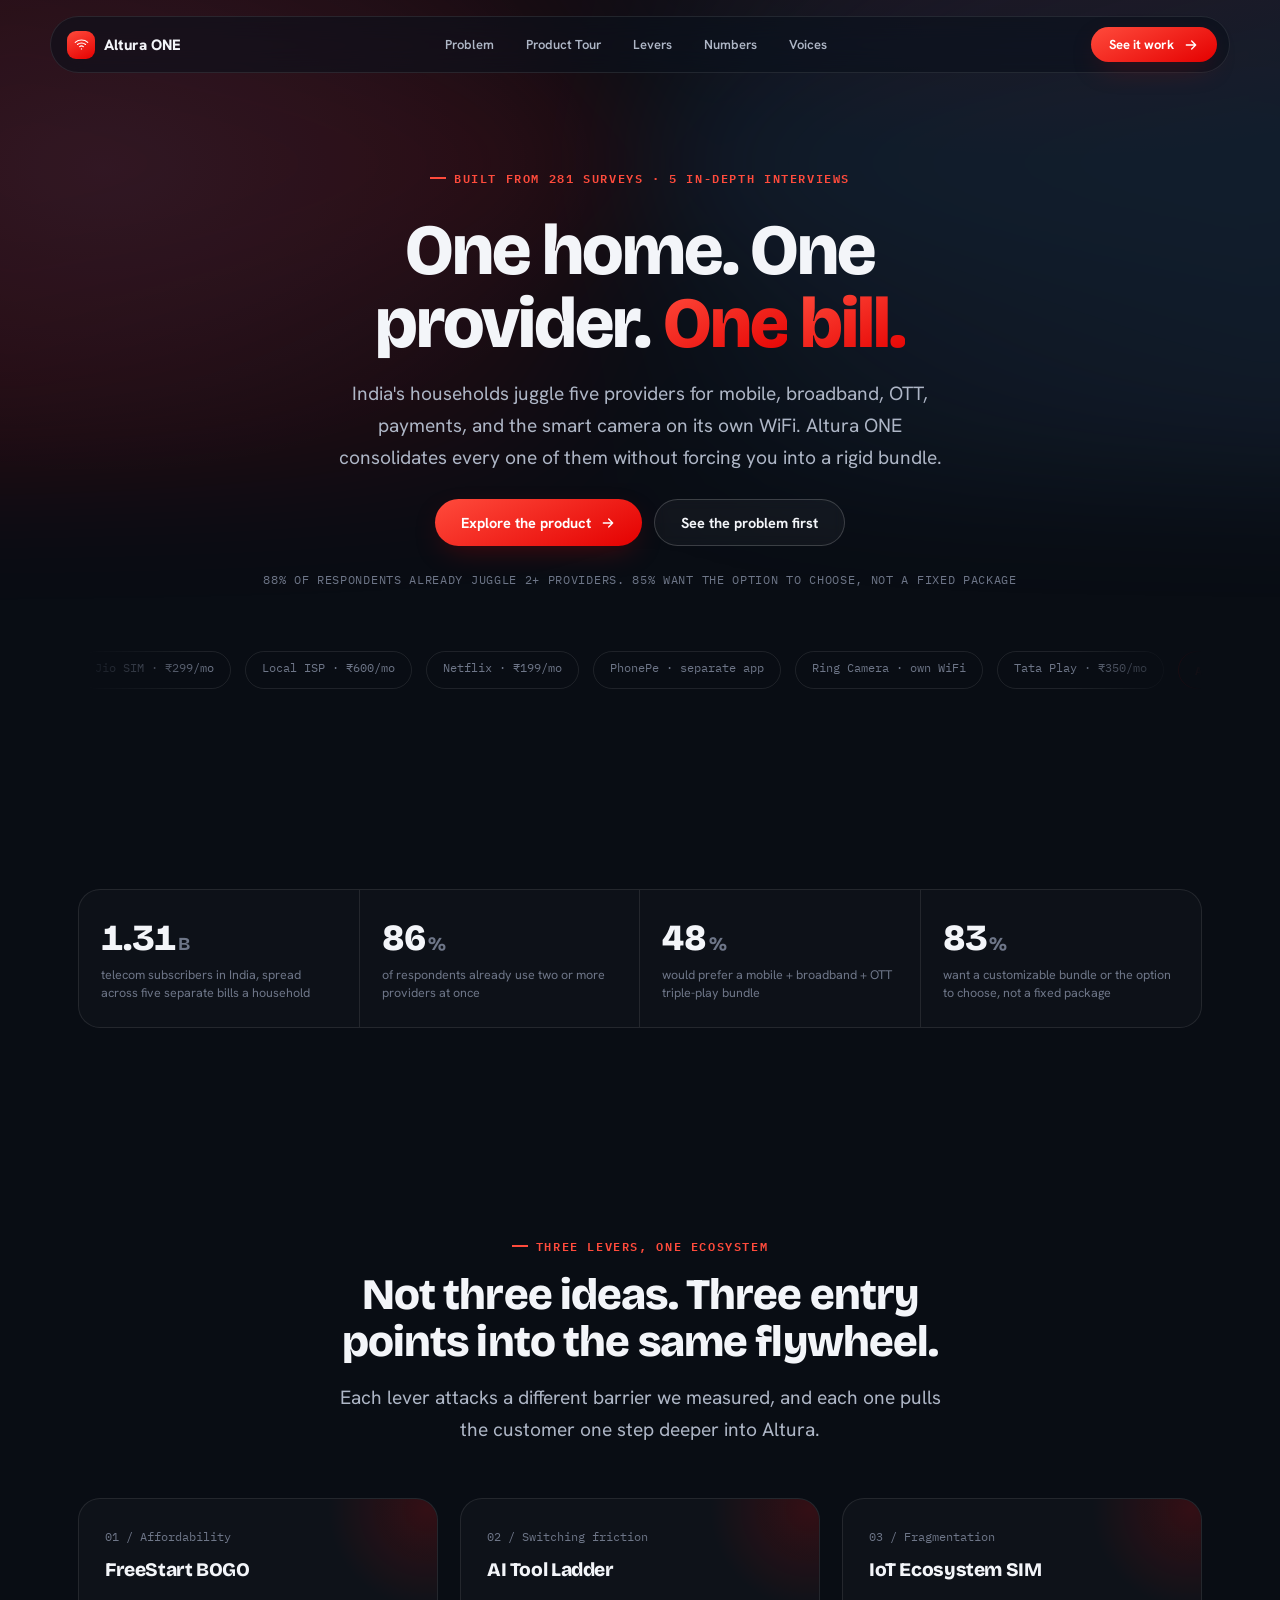
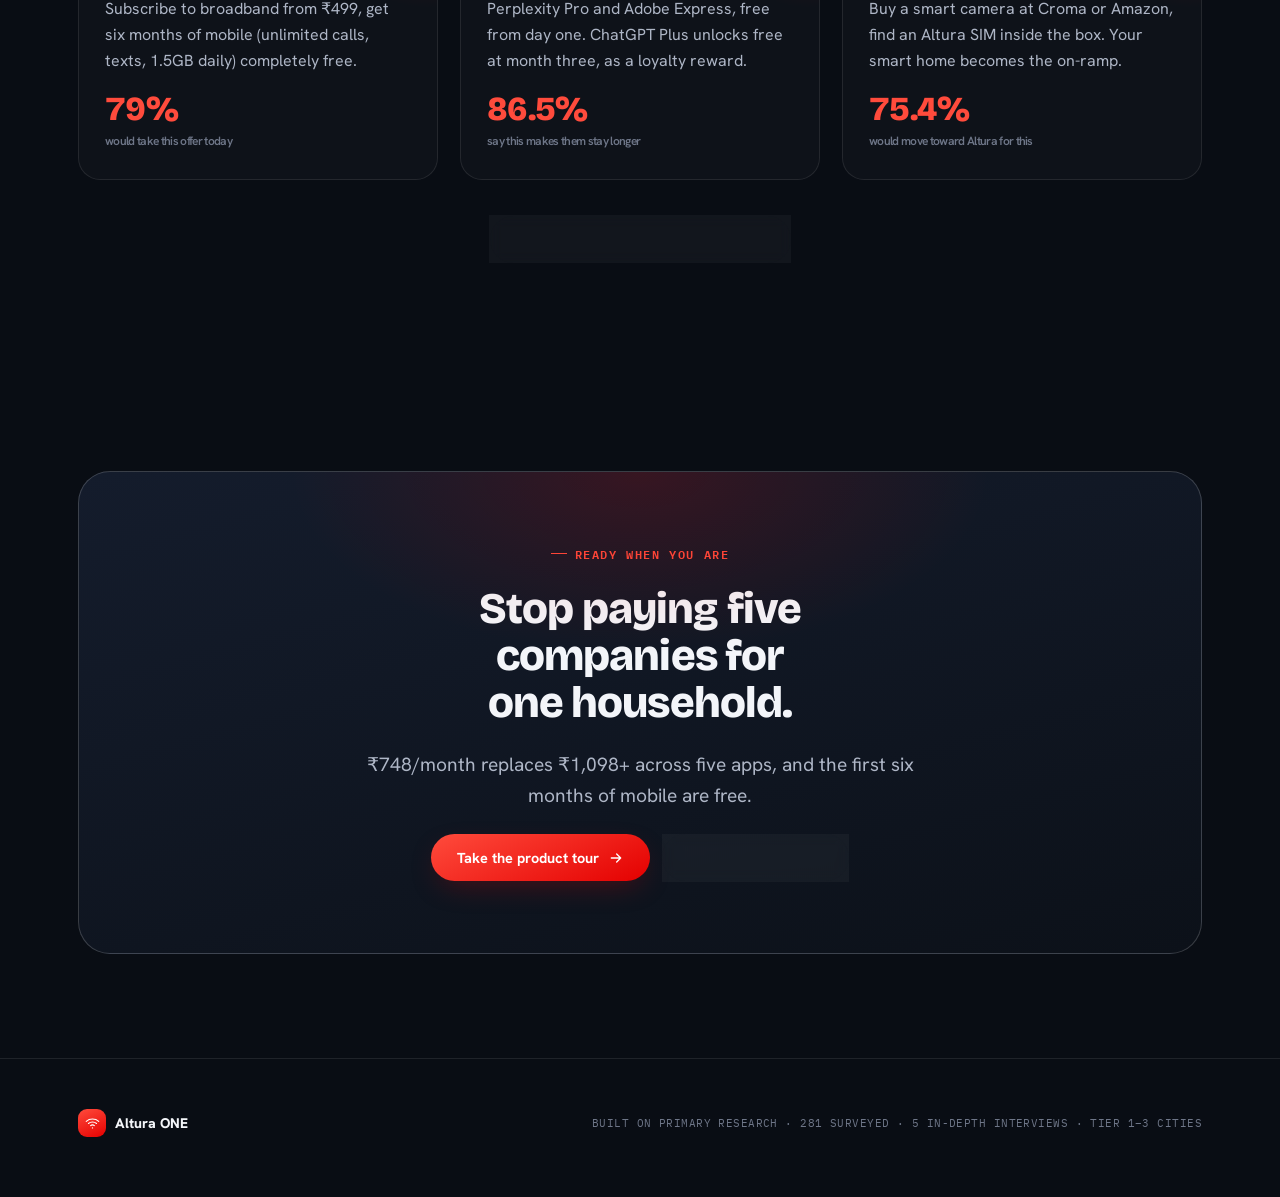
<file: index.html>
<!DOCTYPE html>
<html lang="en">
<head>
<meta charset="UTF-8" />
<meta name="viewport" content="width=device-width, initial-scale=1" />
<title>Altura ONE — One Home. One Provider. One Bill.</title>
<meta name="description" content="Altura ONE consolidates mobile, broadband, OTT, AI tools, IoT, and payments into one household plan, built from research with 281 respondents and 5 in-depth interviews." />
<link rel="preconnect" href="https://fonts.googleapis.com" />
<link rel="preconnect" href="https://fonts.gstatic.com" crossorigin />
<link href="https://fonts.googleapis.com/css2?family=Bricolage+Grotesque:opsz,wght@12..96,200..800&family=Hanken+Grotesk:wght@400;500;600;700&family=IBM+Plex+Mono:wght@500;600&display=swap" rel="stylesheet" />
<link rel="stylesheet" href="css/styles.css" />
</head>
<body>

<svg style="display:none">
<symbol id="i-wifi" viewBox="0 0 24 24"><path d="M2 8.5c5.5-5 14.5-5 20 0" fill="none" stroke="currentColor" stroke-width="1.75" stroke-linecap="round"/><path d="M5.5 12c3.6-3.2 9.4-3.2 13 0" fill="none" stroke="currentColor" stroke-width="1.75" stroke-linecap="round"/><path d="M9 15.5c1.9-1.6 4.1-1.6 6 0" fill="none" stroke="currentColor" stroke-width="1.75" stroke-linecap="round"/><circle cx="12" cy="19" r="1.1" fill="currentColor" stroke="none"/></symbol>
<symbol id="i-arrow-r" viewBox="0 0 24 24"><path d="M5 12h14M13 6l6 6-6 6" fill="none" stroke="currentColor" stroke-width="2" stroke-linecap="round" stroke-linejoin="round"/></symbol>
<symbol id="i-sparkle" viewBox="0 0 24 24"><path d="M12 3l1.6 4.9L18.5 9l-4.9 1.6L12 15.5l-1.6-4.9L5.5 9l4.9-1.6L12 3z" fill="currentColor" stroke="none"/><path d="M19 15l.7 2.1L22 18l-2.3.9L19 21l-.7-2.1L16 18l2.3-.9L19 15z" fill="currentColor" stroke="none"/></symbol>
<symbol id="i-menu" viewBox="0 0 24 24"><line x1="4" y1="7" x2="20" y2="7" stroke="currentColor" stroke-width="2" stroke-linecap="round"/><line x1="4" y1="12" x2="20" y2="12" stroke="currentColor" stroke-width="2" stroke-linecap="round"/><line x1="4" y1="17" x2="20" y2="17" stroke="currentColor" stroke-width="2" stroke-linecap="round"/></symbol>
<symbol id="i-x" viewBox="0 0 24 24"><path d="M6 6l12 12M18 6L6 18" fill="none" stroke="currentColor" stroke-width="2" stroke-linecap="round"/></symbol>
</svg>

<div class="nav-wrap">
  <nav class="nav" id="site-nav">
    <a class="nav-brand" href="index.html">
      <span class="nav-mark"><svg class="icon"><use href="#i-wifi"/></svg></span>
      Altura ONE
    </a>
    <div class="nav-links">
      <a href="html/problem.html">Problem</a>
      <a href="html/tour.html">Product Tour</a>
      <a href="html/levers.html">Levers</a>
      <a href="html/numbers.html">Numbers</a>
      <a href="html/voices.html">Voices</a>
    </div>
    <div class="nav-cta">
      <a class="btn btn-primary" href="html/tour.html">See it work <svg class="icon"><use href="#i-arrow-r"/></svg></a>
      <button class="nav-toggle" id="nav-toggle" aria-label="Toggle menu" aria-expanded="false">
        <svg class="icon i-open"><use href="#i-menu"/></svg>
        <svg class="icon i-close"><use href="#i-x"/></svg>
      </button>
    </div>
  </nav>
</div>
<nav class="nav-mobile" id="nav-mobile" aria-label="Mobile navigation">
  <a href="html/problem.html">Problem</a>
  <a href="html/tour.html">Product Tour</a>
  <a href="html/levers.html">Levers</a>
  <a href="html/numbers.html">Numbers</a>
  <a href="html/voices.html">Voices</a>
  <a href="html/tour.html" class="nav-mobile-cta">See it work →</a>
</nav>

<header class="hero" id="top">
  <div class="hero-glow"></div>
  <div class="container hero-inner">
    <span class="eyebrow">Built from 281 surveys · 5 in-depth interviews</span>
    <div class="hero-head">
      <h1 class="h1" id="hero-headline">
        <span class="word">One</span> <span class="word">home.</span>
        <span class="word">One</span> <span class="word">provider.</span>
        <span class="word hl">One</span> <span class="word hl">bill.</span>
      </h1>
      <p class="lede">India's households juggle five providers for mobile, broadband, OTT, payments, and the smart camera on its own WiFi. Altura ONE consolidates every one of them without forcing you into a rigid bundle.</p>
    </div>
    <div class="hero-actions">
      <a class="btn btn-primary" href="html/tour.html">Explore the product <svg class="icon"><use href="#i-arrow-r"/></svg></a>
      <a class="btn btn-ghost" href="html/problem.html">See the problem first</a>
    </div>
    <div class="hero-meta">88% OF RESPONDENTS ALREADY JUGGLE 2+ PROVIDERS. 85% WANT THE OPTION TO CHOOSE, NOT A FIXED PACKAGE</div>

    <div class="brand-drift" aria-hidden="true">
      <div class="brand-track" id="brand-track"></div>
    </div>
  </div>
</header>

<main>

  <section id="proof">
    <div class="container">
      <div class="proof-grid reveal-stagger" id="proof-grid">
        <div class="proof-cell"><div class="proof-num" data-count="1.34"><span class="v">0</span><span class="unit">B</span></div><div class="proof-label">telecom subscribers in India, spread across five separate bills a household</div></div>
        <div class="proof-cell"><div class="proof-num"><span class="v" data-count="88">0</span><span class="unit">%</span></div><div class="proof-label">of respondents already use two or more providers at once</div></div>
        <div class="proof-cell"><div class="proof-num"><span class="v" data-count="49">0</span><span class="unit">%</span></div><div class="proof-label">would prefer a mobile + broadband + OTT triple-play bundle</div></div>
        <div class="proof-cell"><div class="proof-num"><span class="v" data-count="85">0</span><span class="unit">%</span></div><div class="proof-label">want a customizable bundle or the option to choose, not a fixed package</div></div>
      </div>
    </div>
  </section>

  <section id="levers-preview">
    <div class="container">
      <div class="section-head center reveal">
        <span class="eyebrow">Three levers, one ecosystem</span>
        <h2 class="h2">Not three ideas. Three entry points into the same flywheel.</h2>
        <p class="lede" style="margin:0 auto;">Each lever attacks a different barrier we measured, and each one pulls the customer one step deeper into Altura.</p>
      </div>

      <div class="levers-grid reveal-stagger">
        <div class="lever-card">
          <div class="lever-glow"></div>
          <span class="lever-num">01 / Affordability</span>
          <h3 class="h3">FreeStart BOGO</h3>
          <p>Subscribe to broadband from ₹499, get six months of mobile (unlimited calls, texts, 1.5GB daily) completely free.</p>
          <div class="lever-stat">79%<span class="lbl">would take this offer today</span></div>
        </div>
        <div class="lever-card">
          <div class="lever-glow"></div>
          <span class="lever-num">02 / Switching friction</span>
          <h3 class="h3">AI Tool Ladder</h3>
          <p>Perplexity Pro and Adobe Express, free from day one. ChatGPT Plus unlocks free at month three, as a loyalty reward.</p>
          <div class="lever-stat">86.5%<span class="lbl">say this makes them stay longer</span></div>
        </div>
        <div class="lever-card">
          <div class="lever-glow"></div>
          <span class="lever-num">03 / Fragmentation</span>
          <h3 class="h3">IoT Ecosystem SIM</h3>
          <p>Buy a smart camera at Croma or Amazon, find an Altura SIM inside the box. Your smart home becomes the on-ramp.</p>
          <div class="lever-stat">75.4%<span class="lbl">would move toward Altura for this</span></div>
        </div>
      </div>

      <div style="text-align:center; margin-top:36px;" class="reveal">
        <a class="btn btn-ghost" href="html/levers.html">See how the levers work together <svg class="icon"><use href="#i-arrow-r"/></svg></a>
      </div>
    </div>
  </section>

  <section>
    <div class="container">
      <div class="cta-band reveal">
        <span class="eyebrow">Ready when you are</span>
        <h2 class="h2" style="max-width:18ch;">Stop paying five companies for one household.</h2>
        <p class="lede">₹748/month replaces ₹1,098+ across five apps, and the first six months of mobile are free.</p>
        <div class="hero-actions">
          <a class="btn btn-primary" href="html/tour.html">Take the product tour <svg class="icon"><use href="#i-arrow-r"/></svg></a>
          <a class="btn btn-ghost" href="html/problem.html">Back to the problem</a>
        </div>
      </div>
    </div>
  </section>

</main>

<footer>
  <div class="container footer-row">
    <div class="footer-brand">
      <span class="nav-mark"><svg class="icon"><use href="#i-wifi"/></svg></span>
      Altura ONE
    </div>
    <div class="footer-note">BUILT ON PRIMARY RESEARCH · 281 SURVEYED · 5 IN-DEPTH INTERVIEWS · TIER 1–3 CITIES</div>
  </div>
</footer>

<script src="js/script.js"></script>
</body>
</html>
</file>
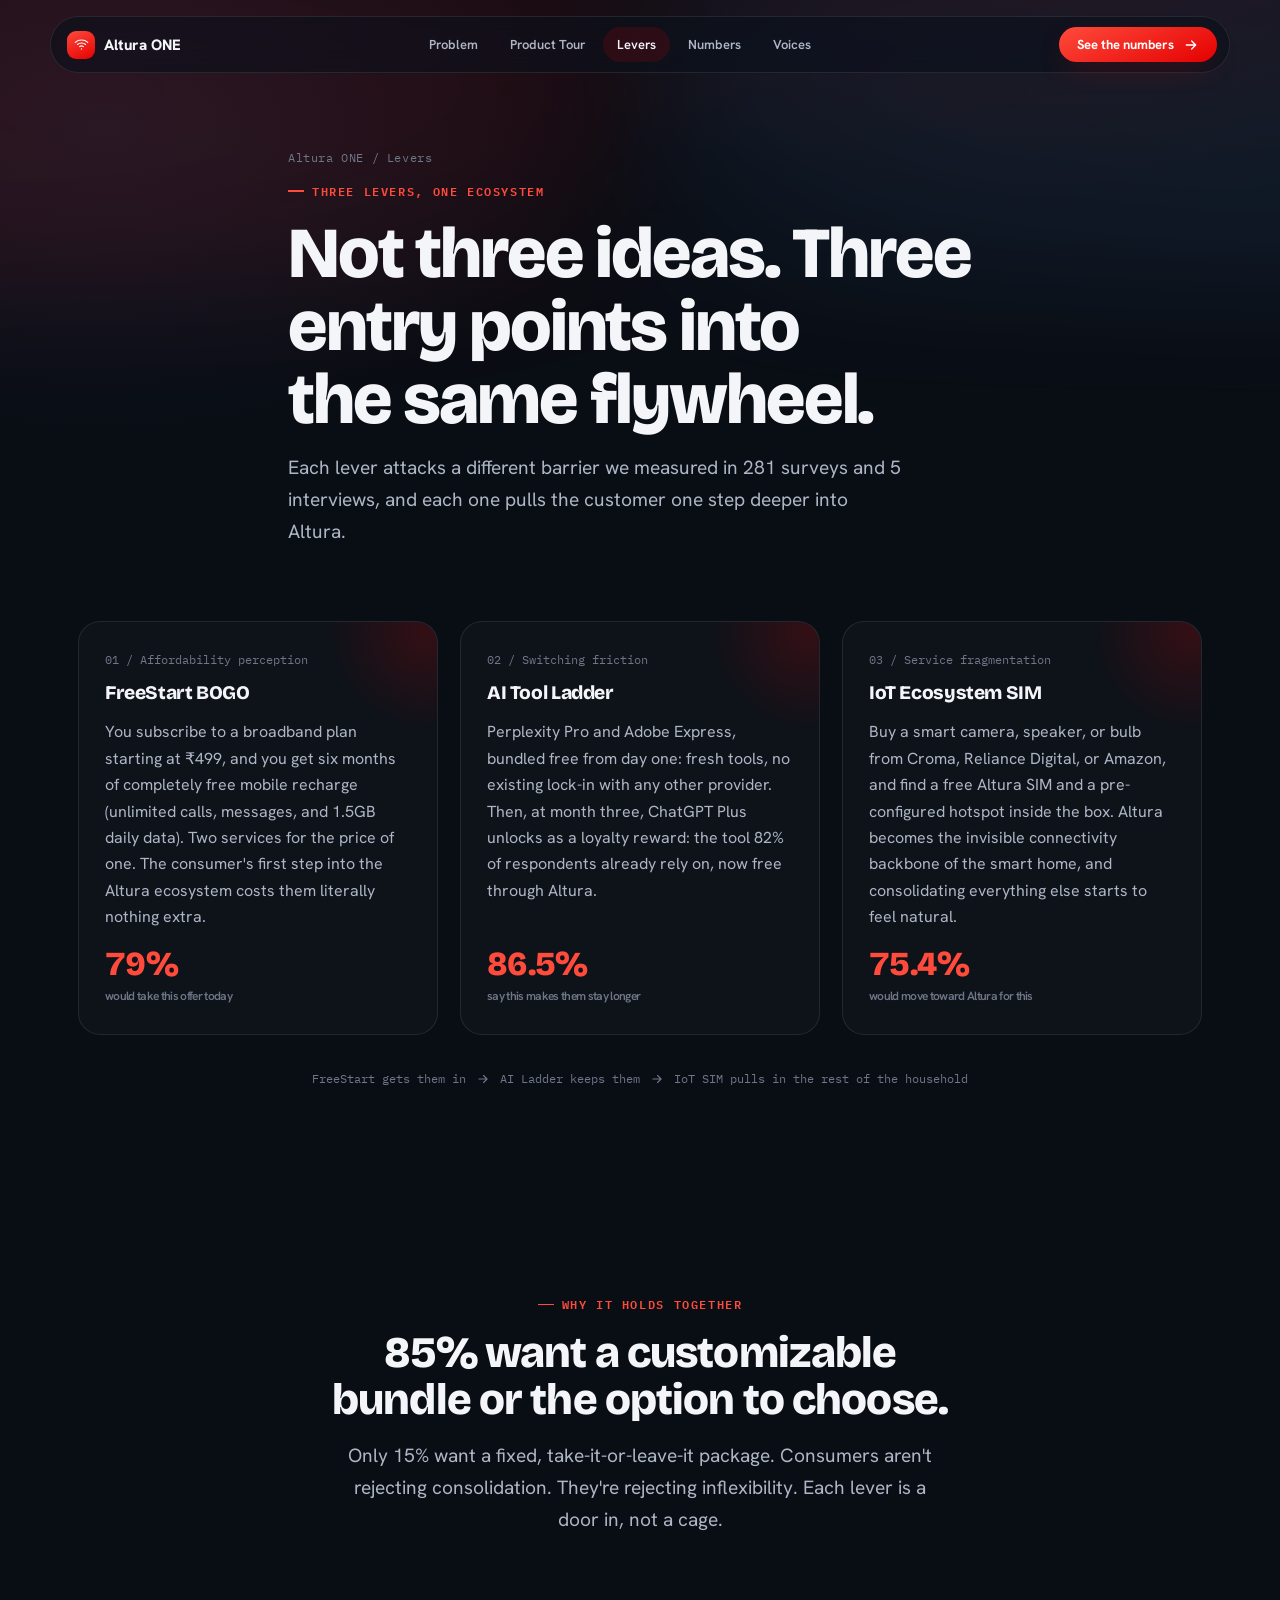
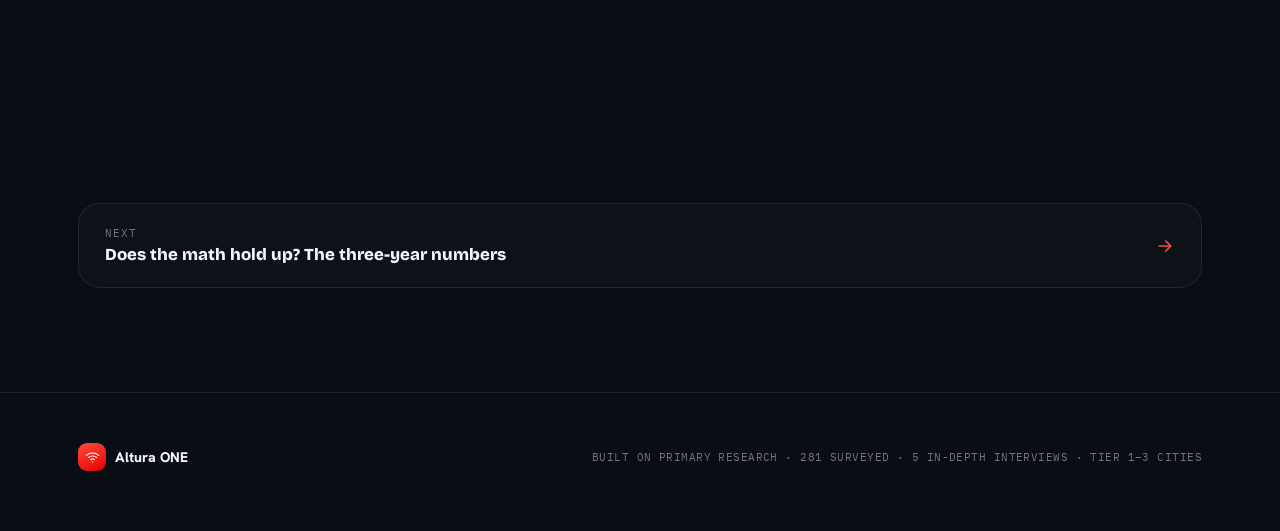
<file: html/levers.html>
<!DOCTYPE html>
<html lang="en">
<head>
<meta charset="UTF-8" />
<meta name="viewport" content="width=device-width, initial-scale=1" />
<title>The Three Levers — Altura ONE</title>
<meta name="description" content="FreeStart BOGO, the AI Tool Ladder, and the IoT Ecosystem SIM: three entry points into one ecosystem." />
<link rel="preconnect" href="https://fonts.googleapis.com" />
<link rel="preconnect" href="https://fonts.gstatic.com" crossorigin />
<link href="https://fonts.googleapis.com/css2?family=Bricolage+Grotesque:opsz,wght@12..96,200..800&family=Hanken+Grotesk:wght@400;500;600;700&family=IBM+Plex+Mono:wght@500;600&display=swap" rel="stylesheet" />
<link rel="stylesheet" href="../css/styles.css" />
</head>
<body>

<svg style="display:none">
<symbol id="i-wifi" viewBox="0 0 24 24"><path d="M2 8.5c5.5-5 14.5-5 20 0" fill="none" stroke="currentColor" stroke-width="1.75" stroke-linecap="round"/><path d="M5.5 12c3.6-3.2 9.4-3.2 13 0" fill="none" stroke="currentColor" stroke-width="1.75" stroke-linecap="round"/><path d="M9 15.5c1.9-1.6 4.1-1.6 6 0" fill="none" stroke="currentColor" stroke-width="1.75" stroke-linecap="round"/><circle cx="12" cy="19" r="1.1" fill="currentColor" stroke="none"/></symbol>
<symbol id="i-arrow-r" viewBox="0 0 24 24"><path d="M5 12h14M13 6l6 6-6 6" fill="none" stroke="currentColor" stroke-width="2" stroke-linecap="round" stroke-linejoin="round"/></symbol>
<symbol id="i-menu" viewBox="0 0 24 24"><line x1="4" y1="7" x2="20" y2="7" stroke="currentColor" stroke-width="2" stroke-linecap="round"/><line x1="4" y1="12" x2="20" y2="12" stroke="currentColor" stroke-width="2" stroke-linecap="round"/><line x1="4" y1="17" x2="20" y2="17" stroke="currentColor" stroke-width="2" stroke-linecap="round"/></symbol>
<symbol id="i-x" viewBox="0 0 24 24"><path d="M6 6l12 12M18 6L6 18" fill="none" stroke="currentColor" stroke-width="2" stroke-linecap="round"/></symbol>
</svg>

<div class="nav-wrap">
  <nav class="nav" id="site-nav">
    <a class="nav-brand" href="../index.html">
      <span class="nav-mark"><svg class="icon"><use href="#i-wifi"/></svg></span>
      Altura ONE
    </a>
    <div class="nav-links">
      <a href="problem.html">Problem</a>
      <a href="tour.html">Product Tour</a>
      <a href="levers.html" class="active">Levers</a>
      <a href="numbers.html">Numbers</a>
      <a href="voices.html">Voices</a>
    </div>
    <div class="nav-cta">
      <a class="btn btn-primary" href="numbers.html">See the numbers <svg class="icon"><use href="#i-arrow-r"/></svg></a>
      <button class="nav-toggle" id="nav-toggle" aria-label="Toggle menu" aria-expanded="false">
        <svg class="icon i-open"><use href="#i-menu"/></svg>
        <svg class="icon i-close"><use href="#i-x"/></svg>
      </button>
    </div>
  </nav>
</div>
<nav class="nav-mobile" id="nav-mobile" aria-label="Mobile navigation">
  <a href="problem.html">Problem</a>
  <a href="tour.html">Product Tour</a>
  <a href="levers.html" class="active">Levers</a>
  <a href="numbers.html">Numbers</a>
  <a href="voices.html">Voices</a>
  <a href="numbers.html" class="nav-mobile-cta">See the numbers →</a>
</nav>

<header class="page-hero">
  <div class="hero-glow"></div>
  <div class="container page-hero-inner">
    <span class="page-crumb"><a href="../index.html">Altura ONE</a> / Levers</span>
    <span class="eyebrow reveal">Three levers, one ecosystem</span>
    <h1 class="h1 reveal" style="max-width:18ch;">Not three ideas. Three entry points into the same flywheel.</h1>
    <p class="lede reveal">Each lever attacks a different barrier we measured in 281 surveys and 5 interviews, and each one pulls the customer one step deeper into Altura.</p>
  </div>
</header>

<main>
  <section style="padding-top:10px;">
    <div class="container">
      <div class="levers-grid reveal-stagger">
        <div class="lever-card">
          <div class="lever-glow"></div>
          <span class="lever-num">01 / Affordability perception</span>
          <h3 class="h3">FreeStart BOGO</h3>
          <p>You subscribe to a broadband plan starting at ₹499, and you get six months of completely free mobile recharge (unlimited calls, messages, and 1.5GB daily data). Two services for the price of one. The consumer's first step into the Altura ecosystem costs them literally nothing extra.</p>
          <div class="lever-stat">79%<span class="lbl">would take this offer today</span></div>
        </div>
        <div class="lever-card">
          <div class="lever-glow"></div>
          <span class="lever-num">02 / Switching friction</span>
          <h3 class="h3">AI Tool Ladder</h3>
          <p>Perplexity Pro and Adobe Express, bundled free from day one: fresh tools, no existing lock-in with any other provider. Then, at month three, ChatGPT Plus unlocks as a loyalty reward: the tool 82% of respondents already rely on, now free through Altura.</p>
          <div class="lever-stat">86.5%<span class="lbl">say this makes them stay longer</span></div>
        </div>
        <div class="lever-card">
          <div class="lever-glow"></div>
          <span class="lever-num">03 / Service fragmentation</span>
          <h3 class="h3">IoT Ecosystem SIM</h3>
          <p>Buy a smart camera, speaker, or bulb from Croma, Reliance Digital, or Amazon, and find a free Altura SIM and a pre-configured hotspot inside the box. Altura becomes the invisible connectivity backbone of the smart home, and consolidating everything else starts to feel natural.</p>
          <div class="lever-stat">75.4%<span class="lbl">would move toward Altura for this</span></div>
        </div>
      </div>

      <div class="synergy-line reveal">
        <span>FreeStart gets them in</span><svg class="icon"><use href="#i-arrow-r"/></svg>
        <span>AI Ladder keeps them</span><svg class="icon"><use href="#i-arrow-r"/></svg>
        <span>IoT SIM pulls in the rest of the household</span>
      </div>
    </div>
  </section>

  <section>
    <div class="container">
      <div class="section-head center reveal">
        <span class="eyebrow">Why it holds together</span>
        <h2 class="h2">85% want a customizable bundle or the option to choose.</h2>
        <p class="lede" style="margin:0 auto;">Only 15% want a fixed, take-it-or-leave-it package. Consumers aren't rejecting consolidation. They're rejecting inflexibility. Each lever is a door in, not a cage.</p>
      </div>
    </div>
  </section>

  <section>
    <div class="container">
      <a class="page-next reveal" href="numbers.html">
        <div>
          <div class="page-next-label">Next</div>
          <div class="page-next-title">Does the math hold up? The three-year numbers</div>
        </div>
        <svg class="icon"><use href="#i-arrow-r"/></svg>
      </a>
    </div>
  </section>
</main>

<footer>
  <div class="container footer-row">
    <div class="footer-brand">
      <span class="nav-mark"><svg class="icon"><use href="#i-wifi"/></svg></span>
      Altura ONE
    </div>
    <div class="footer-note">BUILT ON PRIMARY RESEARCH · 281 SURVEYED · 5 IN-DEPTH INTERVIEWS · TIER 1–3 CITIES</div>
  </div>
</footer>

<script src="../js/script.js"></script>
</body>
</html>
</file>
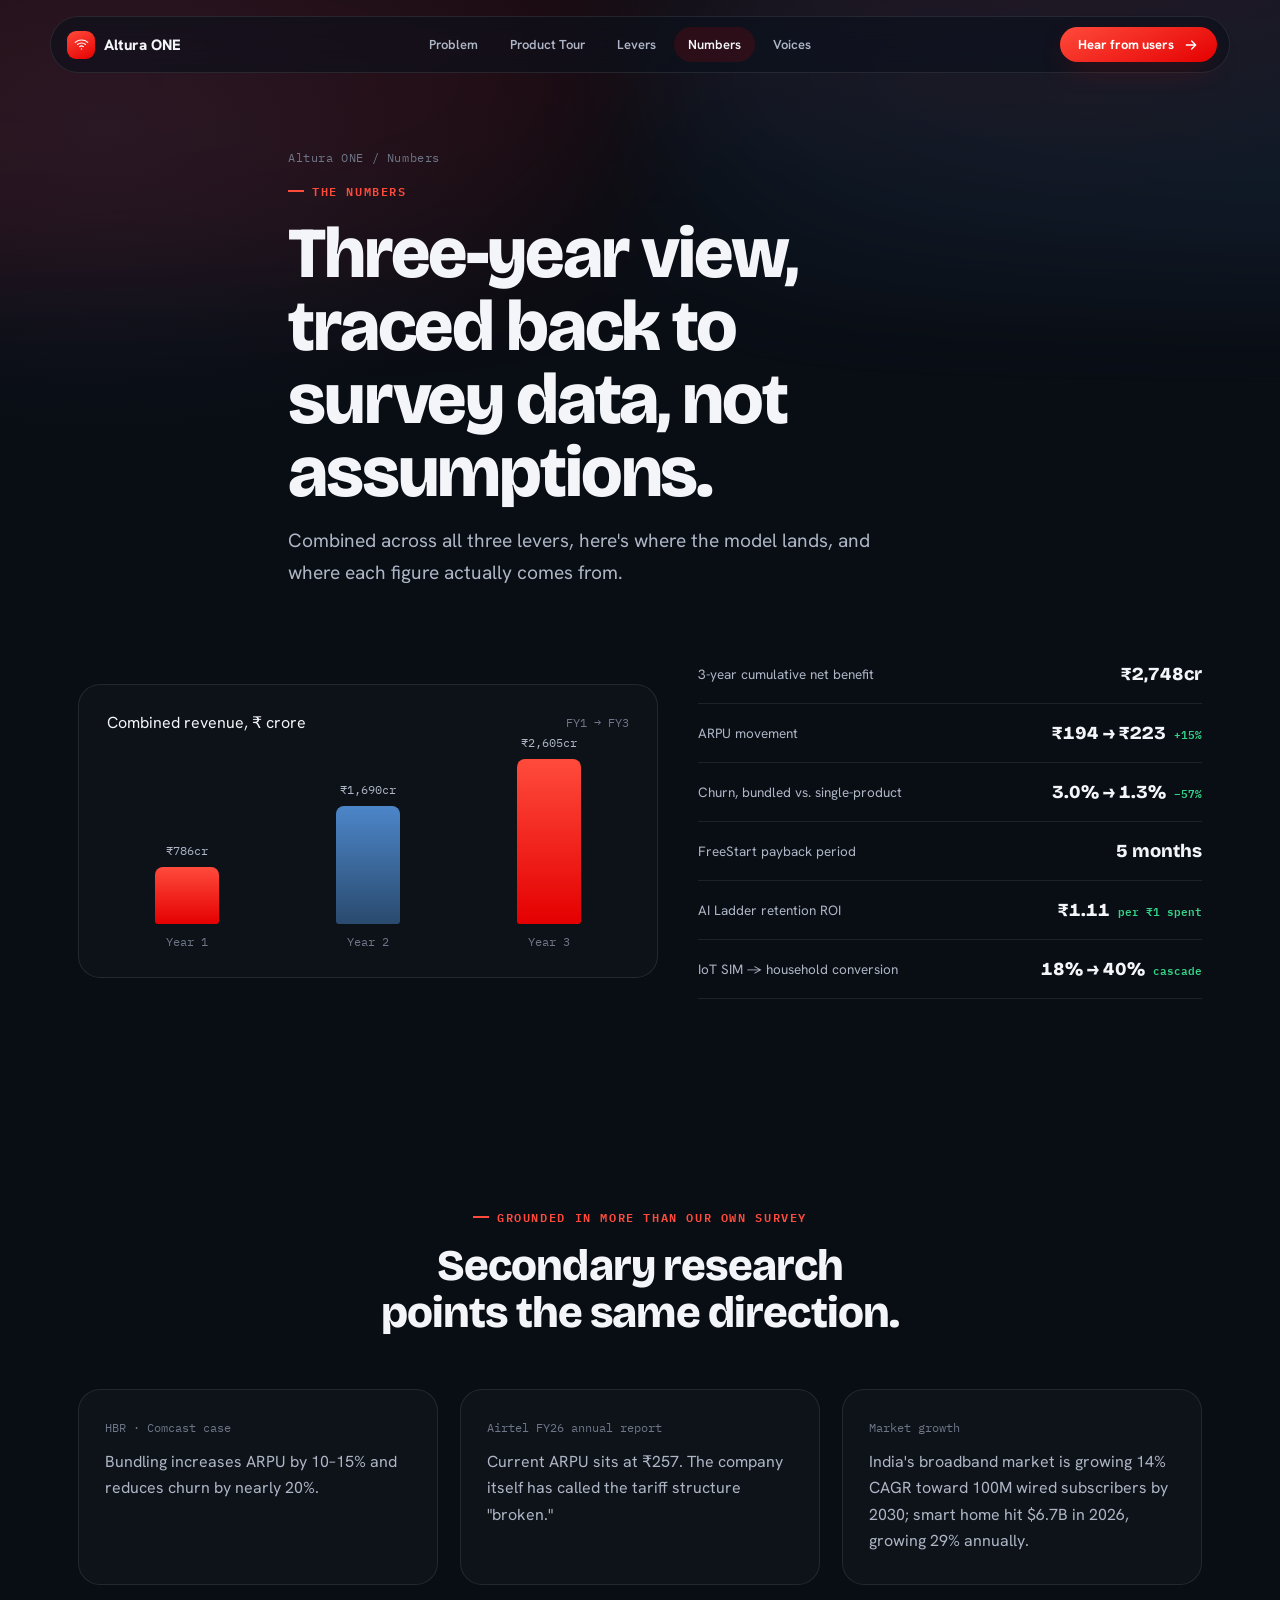
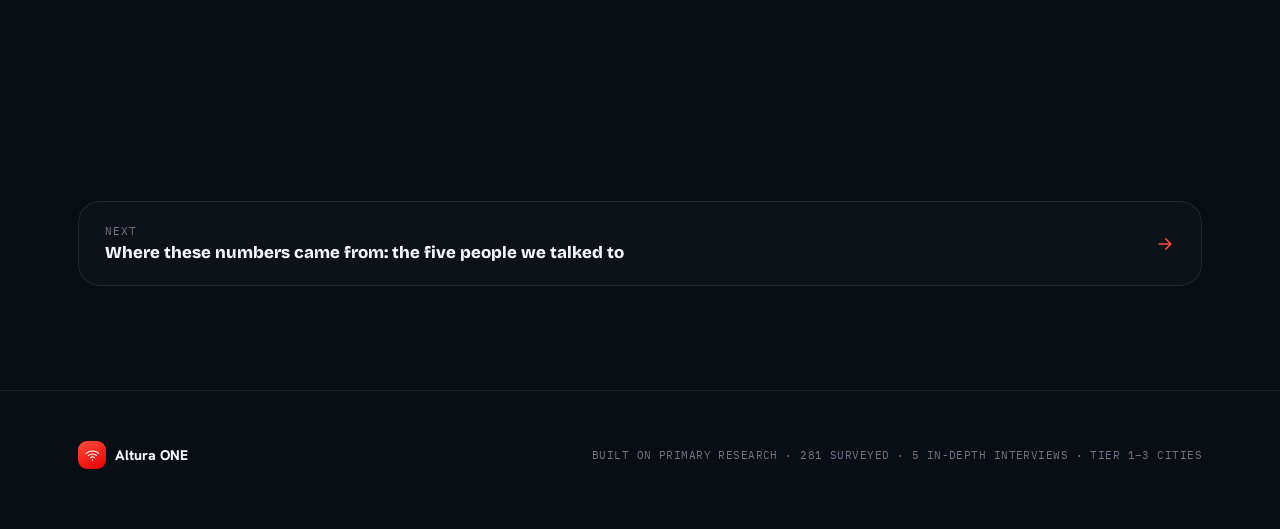
<file: html/numbers.html>
<!DOCTYPE html>
<html lang="en">
<head>
<meta charset="UTF-8" />
<meta name="viewport" content="width=device-width, initial-scale=1" />
<title>The Numbers — Altura ONE</title>
<meta name="description" content="Three-year revenue, ARPU, and churn projections for Altura ONE, traced back to the 281-person survey." />
<link rel="preconnect" href="https://fonts.googleapis.com" />
<link rel="preconnect" href="https://fonts.gstatic.com" crossorigin />
<link href="https://fonts.googleapis.com/css2?family=Bricolage+Grotesque:opsz,wght@12..96,200..800&family=Hanken+Grotesk:wght@400;500;600;700&family=IBM+Plex+Mono:wght@500;600&display=swap" rel="stylesheet" />
<link rel="stylesheet" href="../css/styles.css" />
</head>
<body>

<svg style="display:none">
<symbol id="i-wifi" viewBox="0 0 24 24"><path d="M2 8.5c5.5-5 14.5-5 20 0" fill="none" stroke="currentColor" stroke-width="1.75" stroke-linecap="round"/><path d="M5.5 12c3.6-3.2 9.4-3.2 13 0" fill="none" stroke="currentColor" stroke-width="1.75" stroke-linecap="round"/><path d="M9 15.5c1.9-1.6 4.1-1.6 6 0" fill="none" stroke="currentColor" stroke-width="1.75" stroke-linecap="round"/><circle cx="12" cy="19" r="1.1" fill="currentColor" stroke="none"/></symbol>
<symbol id="i-arrow-r" viewBox="0 0 24 24"><path d="M5 12h14M13 6l6 6-6 6" fill="none" stroke="currentColor" stroke-width="2" stroke-linecap="round" stroke-linejoin="round"/></symbol>
<symbol id="i-menu" viewBox="0 0 24 24"><line x1="4" y1="7" x2="20" y2="7" stroke="currentColor" stroke-width="2" stroke-linecap="round"/><line x1="4" y1="12" x2="20" y2="12" stroke="currentColor" stroke-width="2" stroke-linecap="round"/><line x1="4" y1="17" x2="20" y2="17" stroke="currentColor" stroke-width="2" stroke-linecap="round"/></symbol>
<symbol id="i-x" viewBox="0 0 24 24"><path d="M6 6l12 12M18 6L6 18" fill="none" stroke="currentColor" stroke-width="2" stroke-linecap="round"/></symbol>
</svg>

<div class="nav-wrap">
  <nav class="nav" id="site-nav">
    <a class="nav-brand" href="../index.html">
      <span class="nav-mark"><svg class="icon"><use href="#i-wifi"/></svg></span>
      Altura ONE
    </a>
    <div class="nav-links">
      <a href="problem.html">Problem</a>
      <a href="tour.html">Product Tour</a>
      <a href="levers.html">Levers</a>
      <a href="numbers.html" class="active">Numbers</a>
      <a href="voices.html">Voices</a>
    </div>
    <div class="nav-cta">
      <a class="btn btn-primary" href="voices.html">Hear from users <svg class="icon"><use href="#i-arrow-r"/></svg></a>
      <button class="nav-toggle" id="nav-toggle" aria-label="Toggle menu" aria-expanded="false">
        <svg class="icon i-open"><use href="#i-menu"/></svg>
        <svg class="icon i-close"><use href="#i-x"/></svg>
      </button>
    </div>
  </nav>
</div>
<nav class="nav-mobile" id="nav-mobile" aria-label="Mobile navigation">
  <a href="problem.html">Problem</a>
  <a href="tour.html">Product Tour</a>
  <a href="levers.html">Levers</a>
  <a href="numbers.html" class="active">Numbers</a>
  <a href="voices.html">Voices</a>
  <a href="voices.html" class="nav-mobile-cta">Hear from users →</a>
</nav>

<header class="page-hero">
  <div class="hero-glow"></div>
  <div class="container page-hero-inner">
    <span class="page-crumb"><a href="../index.html">Altura ONE</a> / Numbers</span>
    <span class="eyebrow reveal">The numbers</span>
    <h1 class="h1 reveal" style="max-width:20ch;">Three-year view, traced back to survey data, not assumptions.</h1>
    <p class="lede reveal">Combined across all three levers, here's where the model lands, and where each figure actually comes from.</p>
  </div>
</header>

<main>
  <section style="padding-top:10px;">
    <div class="container">
      <div class="numbers-grid">
        <div class="chart-card reveal">
          <div class="row" style="display:flex; justify-content:space-between; align-items:center;">
            <span class="h3" style="font-size:1rem;">Combined revenue, ₹ crore</span>
            <span class="chart-label">FY1 → FY3</span>
          </div>
          <div class="chart-bars" id="chart-bars">
            <div class="chart-col"><div class="chart-fill" data-h="30" data-amt="₹786cr"><span class="amt"></span></div><div class="chart-label">Year 1</div></div>
            <div class="chart-col"><div class="chart-fill alt" data-h="62" data-amt="₹1,690cr"><span class="amt"></span></div><div class="chart-label">Year 2</div></div>
            <div class="chart-col"><div class="chart-fill" data-h="100" data-amt="₹2,605cr"><span class="amt"></span></div><div class="chart-label">Year 3</div></div>
          </div>
        </div>

        <div class="reveal">
          <div class="metric-list">
            <div class="metric-row"><span class="metric-name">3-year cumulative net benefit</span><span class="metric-val">₹2,748cr</span></div>
            <div class="metric-row"><span class="metric-name">ARPU movement</span><span class="metric-val">₹194 → ₹223<span class="delta">+15%</span></span></div>
            <div class="metric-row"><span class="metric-name">Churn, bundled vs. single-product</span><span class="metric-val">3.0% → 1.3%<span class="delta">−57%</span></span></div>
            <div class="metric-row"><span class="metric-name">FreeStart payback period</span><span class="metric-val">5 months</span></div>
            <div class="metric-row"><span class="metric-name">AI Ladder retention ROI</span><span class="metric-val">₹1.11<span class="delta">per ₹1 spent</span></span></div>
            <div class="metric-row"><span class="metric-name">IoT SIM → household conversion</span><span class="metric-val">18% → 40%<span class="delta">cascade</span></span></div>
          </div>
        </div>
      </div>
    </div>
  </section>

  <section>
    <div class="container">
      <div class="section-head center reveal">
        <span class="eyebrow">Grounded in more than our own survey</span>
        <h2 class="h2">Secondary research points the same direction.</h2>
      </div>
      <div class="levers-grid reveal-stagger">
        <div class="lever-card"><span class="lever-num">HBR · Comcast case</span><p>Bundling increases ARPU by 10–15% and reduces churn by nearly 20%.</p></div>
        <div class="lever-card"><span class="lever-num">Airtel FY26 annual report</span><p>Current ARPU sits at ₹257. The company itself has called the tariff structure "broken."</p></div>
        <div class="lever-card"><span class="lever-num">Market growth</span><p>India's broadband market is growing 14% CAGR toward 100M wired subscribers by 2030; smart home hit $6.7B in 2026, growing 29% annually.</p></div>
      </div>
    </div>
  </section>

  <section>
    <div class="container">
      <a class="page-next reveal" href="voices.html">
        <div>
          <div class="page-next-label">Next</div>
          <div class="page-next-title">Where these numbers came from: the five people we talked to</div>
        </div>
        <svg class="icon"><use href="#i-arrow-r"/></svg>
      </a>
    </div>
  </section>
</main>

<footer>
  <div class="container footer-row">
    <div class="footer-brand">
      <span class="nav-mark"><svg class="icon"><use href="#i-wifi"/></svg></span>
      Altura ONE
    </div>
    <div class="footer-note">BUILT ON PRIMARY RESEARCH · 281 SURVEYED · 5 IN-DEPTH INTERVIEWS · TIER 1–3 CITIES</div>
  </div>
</footer>

<script src="../js/script.js"></script>
</body>
</html>
</file>
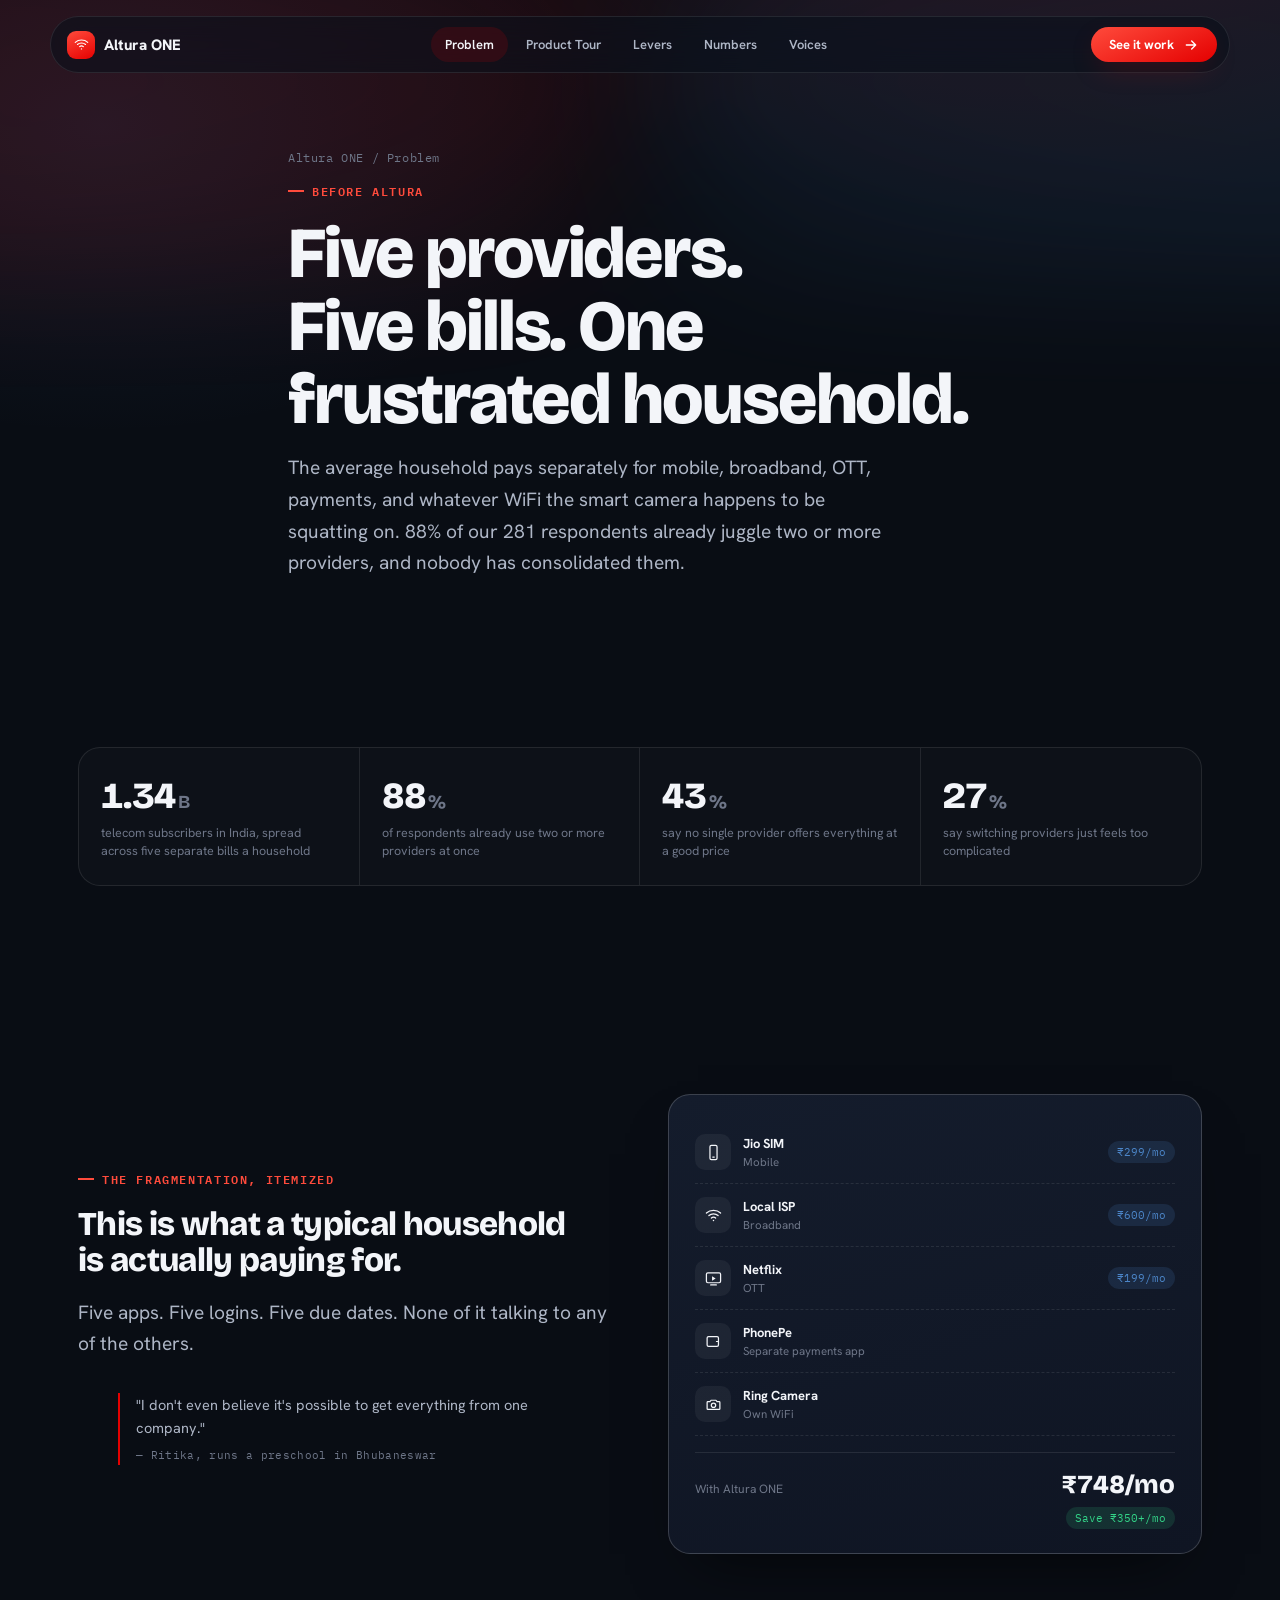
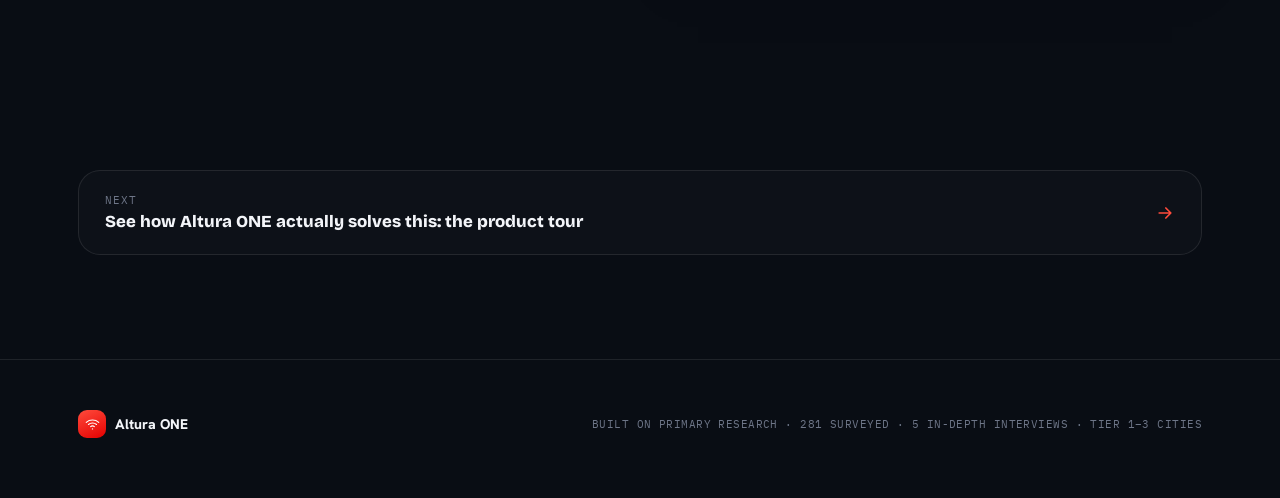
<file: html/problem.html>
<!DOCTYPE html>
<html lang="en">
<head>
<meta charset="UTF-8" />
<meta name="viewport" content="width=device-width, initial-scale=1" />
<title>The Problem — Altura ONE</title>
<meta name="description" content="88% of surveyed households already juggle two or more providers. Here's the fragmentation Altura ONE is built to solve." />
<link rel="preconnect" href="https://fonts.googleapis.com" />
<link rel="preconnect" href="https://fonts.gstatic.com" crossorigin />
<link href="https://fonts.googleapis.com/css2?family=Bricolage+Grotesque:opsz,wght@12..96,200..800&family=Hanken+Grotesk:wght@400;500;600;700&family=IBM+Plex+Mono:wght@500;600&display=swap" rel="stylesheet" />
<link rel="stylesheet" href="../css/styles.css" />
</head>
<body>

<svg style="display:none">
<symbol id="i-wifi" viewBox="0 0 24 24"><path d="M2 8.5c5.5-5 14.5-5 20 0" fill="none" stroke="currentColor" stroke-width="1.75" stroke-linecap="round"/><path d="M5.5 12c3.6-3.2 9.4-3.2 13 0" fill="none" stroke="currentColor" stroke-width="1.75" stroke-linecap="round"/><path d="M9 15.5c1.9-1.6 4.1-1.6 6 0" fill="none" stroke="currentColor" stroke-width="1.75" stroke-linecap="round"/><circle cx="12" cy="19" r="1.1" fill="currentColor" stroke="none"/></symbol>
<symbol id="i-arrow-r" viewBox="0 0 24 24"><path d="M5 12h14M13 6l6 6-6 6" fill="none" stroke="currentColor" stroke-width="2" stroke-linecap="round" stroke-linejoin="round"/></symbol>
<symbol id="i-mobile" viewBox="0 0 24 24"><rect x="7" y="2" width="10" height="20" rx="2" fill="none" stroke="currentColor" stroke-width="1.75"/><line x1="11" y1="18.4" x2="13" y2="18.4" stroke="currentColor" stroke-width="1.75" stroke-linecap="round"/></symbol>
<symbol id="i-tv" viewBox="0 0 24 24"><rect x="2" y="4" width="20" height="14" rx="2" fill="none" stroke="currentColor" stroke-width="1.75"/><path d="M10 8.7l5 3.3-5 3.3z" fill="currentColor" stroke="none"/><line x1="8" y1="21" x2="16" y2="21" stroke="currentColor" stroke-width="1.75" stroke-linecap="round"/></symbol>
<symbol id="i-wallet" viewBox="0 0 24 24"><path d="M3 7a2 2 0 0 1 2-2h12a2 2 0 0 1 2 2v10a2 2 0 0 1-2 2H5a2 2 0 0 1-2-2V7z" fill="none" stroke="currentColor" stroke-width="1.75"/><path d="M16.2 12h2.8" stroke="currentColor" stroke-width="1.75" stroke-linecap="round"/><circle cx="16.3" cy="12" r=".6" fill="currentColor" stroke="none"/></symbol>
<symbol id="i-camera" viewBox="0 0 24 24"><path d="M4 8h3l1.5-2h7L17 8h3a1 1 0 0 1 1 1v9a1 1 0 0 1-1 1H4a1 1 0 0 1-1-1V9a1 1 0 0 1 1-1z" fill="none" stroke="currentColor" stroke-width="1.75" stroke-linejoin="round"/><circle cx="12" cy="13" r="3.1" fill="none" stroke="currentColor" stroke-width="1.75"/></symbol>
<symbol id="i-menu" viewBox="0 0 24 24"><line x1="4" y1="7" x2="20" y2="7" stroke="currentColor" stroke-width="2" stroke-linecap="round"/><line x1="4" y1="12" x2="20" y2="12" stroke="currentColor" stroke-width="2" stroke-linecap="round"/><line x1="4" y1="17" x2="20" y2="17" stroke="currentColor" stroke-width="2" stroke-linecap="round"/></symbol>
<symbol id="i-x" viewBox="0 0 24 24"><path d="M6 6l12 12M18 6L6 18" fill="none" stroke="currentColor" stroke-width="2" stroke-linecap="round"/></symbol>
</svg>

<div class="nav-wrap">
  <nav class="nav" id="site-nav">
    <a class="nav-brand" href="../index.html">
      <span class="nav-mark"><svg class="icon"><use href="#i-wifi"/></svg></span>
      Altura ONE
    </a>
    <div class="nav-links">
      <a href="problem.html" class="active">Problem</a>
      <a href="tour.html">Product Tour</a>
      <a href="levers.html">Levers</a>
      <a href="numbers.html">Numbers</a>
      <a href="voices.html">Voices</a>
    </div>
    <div class="nav-cta">
      <a class="btn btn-primary" href="tour.html">See it work <svg class="icon"><use href="#i-arrow-r"/></svg></a>
      <button class="nav-toggle" id="nav-toggle" aria-label="Toggle menu" aria-expanded="false">
        <svg class="icon i-open"><use href="#i-menu"/></svg>
        <svg class="icon i-close"><use href="#i-x"/></svg>
      </button>
    </div>
  </nav>
</div>
<nav class="nav-mobile" id="nav-mobile" aria-label="Mobile navigation">
  <a href="problem.html" class="active">Problem</a>
  <a href="tour.html">Product Tour</a>
  <a href="levers.html">Levers</a>
  <a href="numbers.html">Numbers</a>
  <a href="voices.html">Voices</a>
  <a href="tour.html" class="nav-mobile-cta">See it work →</a>
</nav>

<header class="page-hero">
  <div class="hero-glow"></div>
  <div class="container page-hero-inner">
    <span class="page-crumb"><a href="../index.html">Altura ONE</a> / Problem</span>
    <span class="eyebrow reveal">Before Altura</span>
    <h1 class="h1 reveal" style="max-width:16ch;">Five providers. Five bills. One frustrated household.</h1>
    <p class="lede reveal">The average household pays separately for mobile, broadband, OTT, payments, and whatever WiFi the smart camera happens to be squatting on. 88% of our 281 respondents already juggle two or more providers, and nobody has consolidated them.</p>
  </div>
</header>

<main>

  <section id="proof">
    <div class="container">
      <div class="proof-grid reveal-stagger">
        <div class="proof-cell"><div class="proof-num" data-count="1.34"><span class="v">0</span><span class="unit">B</span></div><div class="proof-label">telecom subscribers in India, spread across five separate bills a household</div></div>
        <div class="proof-cell"><div class="proof-num"><span class="v" data-count="88">0</span><span class="unit">%</span></div><div class="proof-label">of respondents already use two or more providers at once</div></div>
        <div class="proof-cell"><div class="proof-num"><span class="v" data-count="43">0</span><span class="unit">%</span></div><div class="proof-label">say no single provider offers everything at a good price</div></div>
        <div class="proof-cell"><div class="proof-num"><span class="v" data-count="27">0</span><span class="unit">%</span></div><div class="proof-label">say switching providers just feels too complicated</div></div>
      </div>
    </div>
  </section>

  <section>
    <div class="container">
      <div class="tour-panel active" style="display:grid;">
        <div class="tour-copy reveal">
          <span class="eyebrow">The fragmentation, itemized</span>
          <h2 class="h2" style="font-size:clamp(1.5rem,2.6vw,2.1rem);">This is what a typical household is actually paying for.</h2>
          <p class="lede">Five apps. Five logins. Five due dates. None of it talking to any of the others.</p>
          <blockquote class="tour-quote">"I don't even believe it's possible to get everything from one company."<cite>— Ritika, runs a preschool in Bhubaneswar</cite></blockquote>
        </div>
        <div class="tour-visual reveal">
          <div class="visual-card">
            <div class="visual-row"><div class="visual-ico"><svg class="icon"><use href="#i-mobile"/></svg></div><div><div class="visual-title">Jio SIM</div><div class="visual-sub">Mobile</div></div><span class="visual-tag tag-blue">₹299/mo</span></div>
            <div class="visual-row"><div class="visual-ico"><svg class="icon"><use href="#i-wifi"/></svg></div><div><div class="visual-title">Local ISP</div><div class="visual-sub">Broadband</div></div><span class="visual-tag tag-blue">₹600/mo</span></div>
            <div class="visual-row"><div class="visual-ico"><svg class="icon"><use href="#i-tv"/></svg></div><div><div class="visual-title">Netflix</div><div class="visual-sub">OTT</div></div><span class="visual-tag tag-blue">₹199/mo</span></div>
            <div class="visual-row"><div class="visual-ico"><svg class="icon"><use href="#i-wallet"/></svg></div><div><div class="visual-title">PhonePe</div><div class="visual-sub">Separate payments app</div></div></div>
            <div class="visual-row"><div class="visual-ico"><svg class="icon"><use href="#i-camera"/></svg></div><div><div class="visual-title">Ring Camera</div><div class="visual-sub">Own WiFi</div></div></div>
            <div class="visual-total"><span style="font-size:12px;color:var(--text-faint);">With Altura ONE</span><span class="amt">₹748/mo</span></div>
            <div style="text-align:right;margin-top:6px;"><span class="visual-tag tag-green">Save ₹350+/mo</span></div>
          </div>
        </div>
      </div>
    </div>
  </section>

  <section>
    <div class="container">
      <a class="page-next reveal" href="tour.html">
        <div>
          <div class="page-next-label">Next</div>
          <div class="page-next-title">See how Altura ONE actually solves this: the product tour</div>
        </div>
        <svg class="icon"><use href="#i-arrow-r"/></svg>
      </a>
    </div>
  </section>

</main>

<footer>
  <div class="container footer-row">
    <div class="footer-brand">
      <span class="nav-mark"><svg class="icon"><use href="#i-wifi"/></svg></span>
      Altura ONE
    </div>
    <div class="footer-note">BUILT ON PRIMARY RESEARCH · 281 SURVEYED · 5 IN-DEPTH INTERVIEWS · TIER 1–3 CITIES</div>
  </div>
</footer>

<script src="../js/script.js"></script>
</body>
</html>
</file>
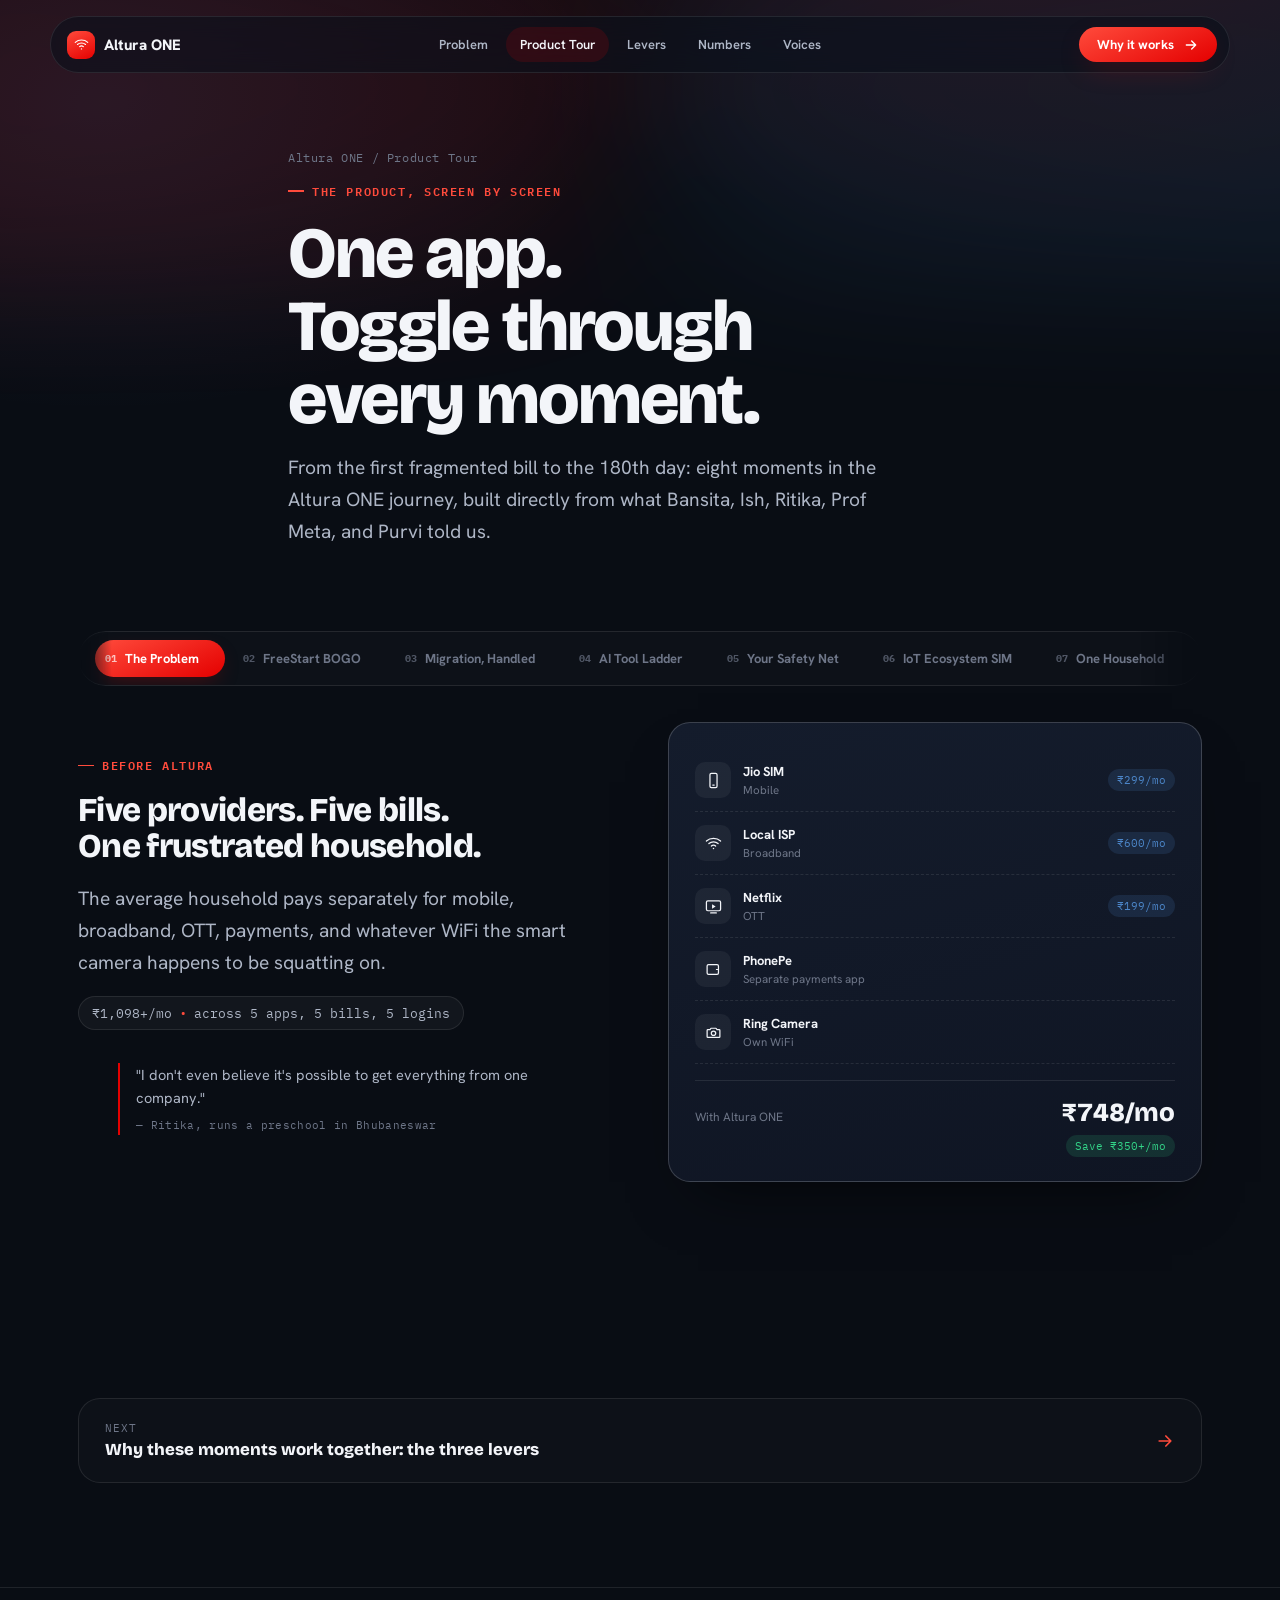
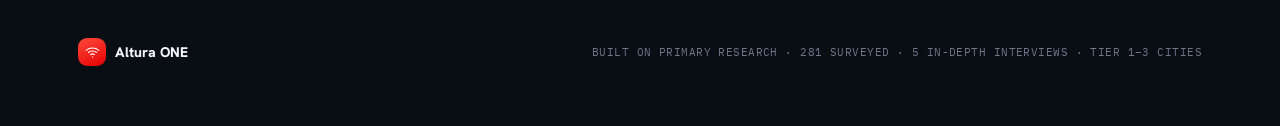
<file: html/tour.html>
<!DOCTYPE html>
<html lang="en">
<head>
<meta charset="UTF-8" />
<meta name="viewport" content="width=device-width, initial-scale=1" />
<title>Product Tour — Altura ONE</title>
<meta name="description" content="Eight moments in the Altura ONE journey, from the first fragmented bill to the 180th day. Toggle through each one." />
<link rel="preconnect" href="https://fonts.googleapis.com" />
<link rel="preconnect" href="https://fonts.gstatic.com" crossorigin />
<link href="https://fonts.googleapis.com/css2?family=Bricolage+Grotesque:opsz,wght@12..96,200..800&family=Hanken+Grotesk:wght@400;500;600;700&family=IBM+Plex+Mono:wght@500;600&display=swap" rel="stylesheet" />
<link rel="stylesheet" href="../css/styles.css" />
</head>
<body>

<svg style="display:none">
<symbol id="i-wifi" viewBox="0 0 24 24"><path d="M2 8.5c5.5-5 14.5-5 20 0" fill="none" stroke="currentColor" stroke-width="1.75" stroke-linecap="round"/><path d="M5.5 12c3.6-3.2 9.4-3.2 13 0" fill="none" stroke="currentColor" stroke-width="1.75" stroke-linecap="round"/><path d="M9 15.5c1.9-1.6 4.1-1.6 6 0" fill="none" stroke="currentColor" stroke-width="1.75" stroke-linecap="round"/><circle cx="12" cy="19" r="1.1" fill="currentColor" stroke="none"/></symbol>
<symbol id="i-mobile" viewBox="0 0 24 24"><rect x="7" y="2" width="10" height="20" rx="2" fill="none" stroke="currentColor" stroke-width="1.75"/><line x1="11" y1="18.4" x2="13" y2="18.4" stroke="currentColor" stroke-width="1.75" stroke-linecap="round"/></symbol>
<symbol id="i-tv" viewBox="0 0 24 24"><rect x="2" y="4" width="20" height="14" rx="2" fill="none" stroke="currentColor" stroke-width="1.75"/><path d="M10 8.7l5 3.3-5 3.3z" fill="currentColor" stroke="none"/><line x1="8" y1="21" x2="16" y2="21" stroke="currentColor" stroke-width="1.75" stroke-linecap="round"/></symbol>
<symbol id="i-wallet" viewBox="0 0 24 24"><path d="M3 7a2 2 0 0 1 2-2h12a2 2 0 0 1 2 2v10a2 2 0 0 1-2 2H5a2 2 0 0 1-2-2V7z" fill="none" stroke="currentColor" stroke-width="1.75"/><path d="M16.2 12h2.8" stroke="currentColor" stroke-width="1.75" stroke-linecap="round"/><circle cx="16.3" cy="12" r=".6" fill="currentColor" stroke="none"/></symbol>
<symbol id="i-camera" viewBox="0 0 24 24"><path d="M4 8h3l1.5-2h7L17 8h3a1 1 0 0 1 1 1v9a1 1 0 0 1-1 1H4a1 1 0 0 1-1-1V9a1 1 0 0 1 1-1z" fill="none" stroke="currentColor" stroke-width="1.75" stroke-linejoin="round"/><circle cx="12" cy="13" r="3.1" fill="none" stroke="currentColor" stroke-width="1.75"/></symbol>
<symbol id="i-shield" viewBox="0 0 24 24"><path d="M12 3l7 3v6c0 4.6-3 7.7-7 9-4-1.3-7-4.4-7-9V6l7-3z" fill="none" stroke="currentColor" stroke-width="1.75" stroke-linejoin="round"/><path d="M9 12l2 2 4-4" fill="none" stroke="currentColor" stroke-width="1.75" stroke-linecap="round" stroke-linejoin="round"/></symbol>
<symbol id="i-unlock" viewBox="0 0 24 24"><rect x="5" y="11" width="14" height="9" rx="2" fill="none" stroke="currentColor" stroke-width="1.75"/><path d="M8 11V7a4 4 0 0 1 7.5-2" fill="none" stroke="currentColor" stroke-width="1.75" stroke-linecap="round"/></symbol>
<symbol id="i-download" viewBox="0 0 24 24"><path d="M12 3v11" stroke="currentColor" stroke-width="1.75" stroke-linecap="round"/><path d="M7.5 10.5L12 15l4.5-4.5" fill="none" stroke="currentColor" stroke-width="1.75" stroke-linecap="round" stroke-linejoin="round"/><path d="M5 19h14" stroke="currentColor" stroke-width="1.75" stroke-linecap="round"/></symbol>
<symbol id="i-signal" viewBox="0 0 24 24"><line x1="4" y1="18" x2="4" y2="14" stroke="currentColor" stroke-width="2" stroke-linecap="round"/><line x1="9" y1="18" x2="9" y2="10" stroke="currentColor" stroke-width="2" stroke-linecap="round"/><line x1="14" y1="18" x2="14" y2="6" stroke="currentColor" stroke-width="2" stroke-linecap="round"/><line x1="19" y1="18" x2="19" y2="3" stroke="currentColor" stroke-width="2" stroke-linecap="round"/></symbol>
<symbol id="i-check" viewBox="0 0 24 24"><path d="M4 12.5l5 5 11-11" fill="none" stroke="currentColor" stroke-width="2" stroke-linecap="round" stroke-linejoin="round"/></symbol>
<symbol id="i-arrow-r" viewBox="0 0 24 24"><path d="M5 12h14M13 6l6 6-6 6" fill="none" stroke="currentColor" stroke-width="2" stroke-linecap="round" stroke-linejoin="round"/></symbol>
<symbol id="i-sparkle" viewBox="0 0 24 24"><path d="M12 3l1.6 4.9L18.5 9l-4.9 1.6L12 15.5l-1.6-4.9L5.5 9l4.9-1.6L12 3z" fill="currentColor" stroke="none"/><path d="M19 15l.7 2.1L22 18l-2.3.9L19 21l-.7-2.1L16 18l2.3-.9L19 15z" fill="currentColor" stroke="none"/></symbol>
<symbol id="i-lock" viewBox="0 0 24 24"><rect x="5" y="11" width="14" height="9" rx="2" fill="none" stroke="currentColor" stroke-width="1.75"/><path d="M8 11V7a4 4 0 0 1 8 0v4" fill="none" stroke="currentColor" stroke-width="1.75" stroke-linecap="round"/></symbol>
<symbol id="i-gift" viewBox="0 0 24 24"><rect x="3" y="9" width="18" height="4" rx="1" fill="none" stroke="currentColor" stroke-width="1.75"/><rect x="4" y="13" width="16" height="8" rx="1" fill="none" stroke="currentColor" stroke-width="1.75"/><line x1="12" y1="9" x2="12" y2="21" stroke="currentColor" stroke-width="1.75"/><path d="M12 9C9 9 8 6.3 9.6 4.9S12 6 12 9z" fill="none" stroke="currentColor" stroke-width="1.75" stroke-linejoin="round"/><path d="M12 9c3 0 4-2.7 2.4-4.1S12 6 12 9z" fill="none" stroke="currentColor" stroke-width="1.75" stroke-linejoin="round"/></symbol>
<symbol id="i-doc" viewBox="0 0 24 24"><path d="M7 3h7l4 4v14a1 1 0 0 1-1 1H7a1 1 0 0 1-1-1V4a1 1 0 0 1 1-1z" fill="none" stroke="currentColor" stroke-width="1.75" stroke-linejoin="round"/><path d="M14 3v4h4" fill="none" stroke="currentColor" stroke-width="1.75" stroke-linejoin="round"/><line x1="8.5" y1="12" x2="15" y2="12" stroke="currentColor" stroke-width="1.75" stroke-linecap="round"/><line x1="8.5" y1="15.5" x2="15" y2="15.5" stroke="currentColor" stroke-width="1.75" stroke-linecap="round"/></symbol>
<symbol id="i-sim" viewBox="0 0 24 24"><path d="M7 3h7l4 4v13a1 1 0 0 1-1 1H7a1 1 0 0 1-1-1V4a1 1 0 0 1 1-1z" fill="none" stroke="currentColor" stroke-width="1.75" stroke-linejoin="round"/><rect x="9" y="10.5" width="5" height="5" rx="1" fill="none" stroke="currentColor" stroke-width="1.5"/><line x1="9" y1="13" x2="14" y2="13" stroke="currentColor" stroke-width="1.5"/></symbol>
<symbol id="i-house" viewBox="0 0 24 24"><path d="M4 11l8-7 8 7" fill="none" stroke="currentColor" stroke-width="1.75" stroke-linecap="round" stroke-linejoin="round"/><path d="M6 10v9a1 1 0 0 0 1 1h4v-6h2v6h4a1 1 0 0 0 1-1v-9" fill="none" stroke="currentColor" stroke-width="1.75" stroke-linejoin="round"/></symbol>
<symbol id="i-users" viewBox="0 0 24 24"><circle cx="9" cy="8" r="3.2" fill="none" stroke="currentColor" stroke-width="1.75"/><path d="M3.5 20c.7-3.4 3-5 5.5-5s4.8 1.6 5.5 5" fill="none" stroke="currentColor" stroke-width="1.75" stroke-linecap="round"/><circle cx="17" cy="9" r="2.6" fill="none" stroke="currentColor" stroke-width="1.75"/><path d="M15.5 12.2c2.1.4 3.6 1.8 4 3.8" fill="none" stroke="currentColor" stroke-width="1.75" stroke-linecap="round"/></symbol>
<symbol id="i-truck" viewBox="0 0 24 24"><path d="M2 7h11v9H2z" fill="none" stroke="currentColor" stroke-width="1.75" stroke-linejoin="round"/><path d="M13 10h4l4 3v3h-8z" fill="none" stroke="currentColor" stroke-width="1.75" stroke-linejoin="round"/><circle cx="6" cy="18" r="1.6" fill="none" stroke="currentColor" stroke-width="1.5"/><circle cx="17.5" cy="18" r="1.6" fill="none" stroke="currentColor" stroke-width="1.5"/></symbol>
<symbol id="i-gauge" viewBox="0 0 24 24"><path d="M4 15a8 8 0 1 1 16 0" fill="none" stroke="currentColor" stroke-width="1.75" stroke-linecap="round"/><path d="M12 15l4-5" stroke="currentColor" stroke-width="1.75" stroke-linecap="round"/><circle cx="12" cy="15" r="1.1" fill="currentColor" stroke="none"/></symbol>
<symbol id="i-menu" viewBox="0 0 24 24"><line x1="4" y1="7" x2="20" y2="7" stroke="currentColor" stroke-width="2" stroke-linecap="round"/><line x1="4" y1="12" x2="20" y2="12" stroke="currentColor" stroke-width="2" stroke-linecap="round"/><line x1="4" y1="17" x2="20" y2="17" stroke="currentColor" stroke-width="2" stroke-linecap="round"/></symbol>
<symbol id="i-x" viewBox="0 0 24 24"><path d="M6 6l12 12M18 6L6 18" fill="none" stroke="currentColor" stroke-width="2" stroke-linecap="round"/></symbol>
</svg>

<div class="nav-wrap">
  <nav class="nav" id="site-nav">
    <a class="nav-brand" href="../index.html">
      <span class="nav-mark"><svg class="icon"><use href="#i-wifi"/></svg></span>
      Altura ONE
    </a>
    <div class="nav-links">
      <a href="problem.html">Problem</a>
      <a href="tour.html" class="active">Product Tour</a>
      <a href="levers.html">Levers</a>
      <a href="numbers.html">Numbers</a>
      <a href="voices.html">Voices</a>
    </div>
    <div class="nav-cta">
      <a class="btn btn-primary" href="levers.html">Why it works <svg class="icon"><use href="#i-arrow-r"/></svg></a>
      <button class="nav-toggle" id="nav-toggle" aria-label="Toggle menu" aria-expanded="false">
        <svg class="icon i-open"><use href="#i-menu"/></svg>
        <svg class="icon i-close"><use href="#i-x"/></svg>
      </button>
    </div>
  </nav>
</div>
<nav class="nav-mobile" id="nav-mobile" aria-label="Mobile navigation">
  <a href="problem.html">Problem</a>
  <a href="tour.html" class="active">Product Tour</a>
  <a href="levers.html">Levers</a>
  <a href="numbers.html">Numbers</a>
  <a href="voices.html">Voices</a>
  <a href="levers.html" class="nav-mobile-cta">Why it works →</a>
</nav>

<header class="page-hero">
  <div class="hero-glow"></div>
  <div class="container page-hero-inner">
    <span class="page-crumb"><a href="../index.html">Altura ONE</a> / Product Tour</span>
    <span class="eyebrow reveal">The product, screen by screen</span>
    <h1 class="h1 reveal" style="max-width:18ch;">One app. Toggle through every moment.</h1>
    <p class="lede reveal">From the first fragmented bill to the 180th day: eight moments in the Altura ONE journey, built directly from what Bansita, Ish, Ritika, Prof Meta, and Purvi told us.</p>
  </div>
</header>

<main>
  <section style="padding-top:20px;">
    <div class="container">
      <div class="tour-tabs" id="tour-tabs" role="tablist" aria-label="Product tour">
        <div class="tour-indicator" id="tour-indicator"></div>
      </div>

      <div id="tour-panels"></div>
    </div>
  </section>

  <section>
    <div class="container">
      <a class="page-next reveal" href="levers.html">
        <div>
          <div class="page-next-label">Next</div>
          <div class="page-next-title">Why these moments work together: the three levers</div>
        </div>
        <svg class="icon"><use href="#i-arrow-r"/></svg>
      </a>
    </div>
  </section>
</main>

<footer>
  <div class="container footer-row">
    <div class="footer-brand">
      <span class="nav-mark"><svg class="icon"><use href="#i-wifi"/></svg></span>
      Altura ONE
    </div>
    <div class="footer-note">BUILT ON PRIMARY RESEARCH · 281 SURVEYED · 5 IN-DEPTH INTERVIEWS · TIER 1–3 CITIES</div>
  </div>
</footer>

<script src="../js/script.js"></script>
</body>
</html>
</file>
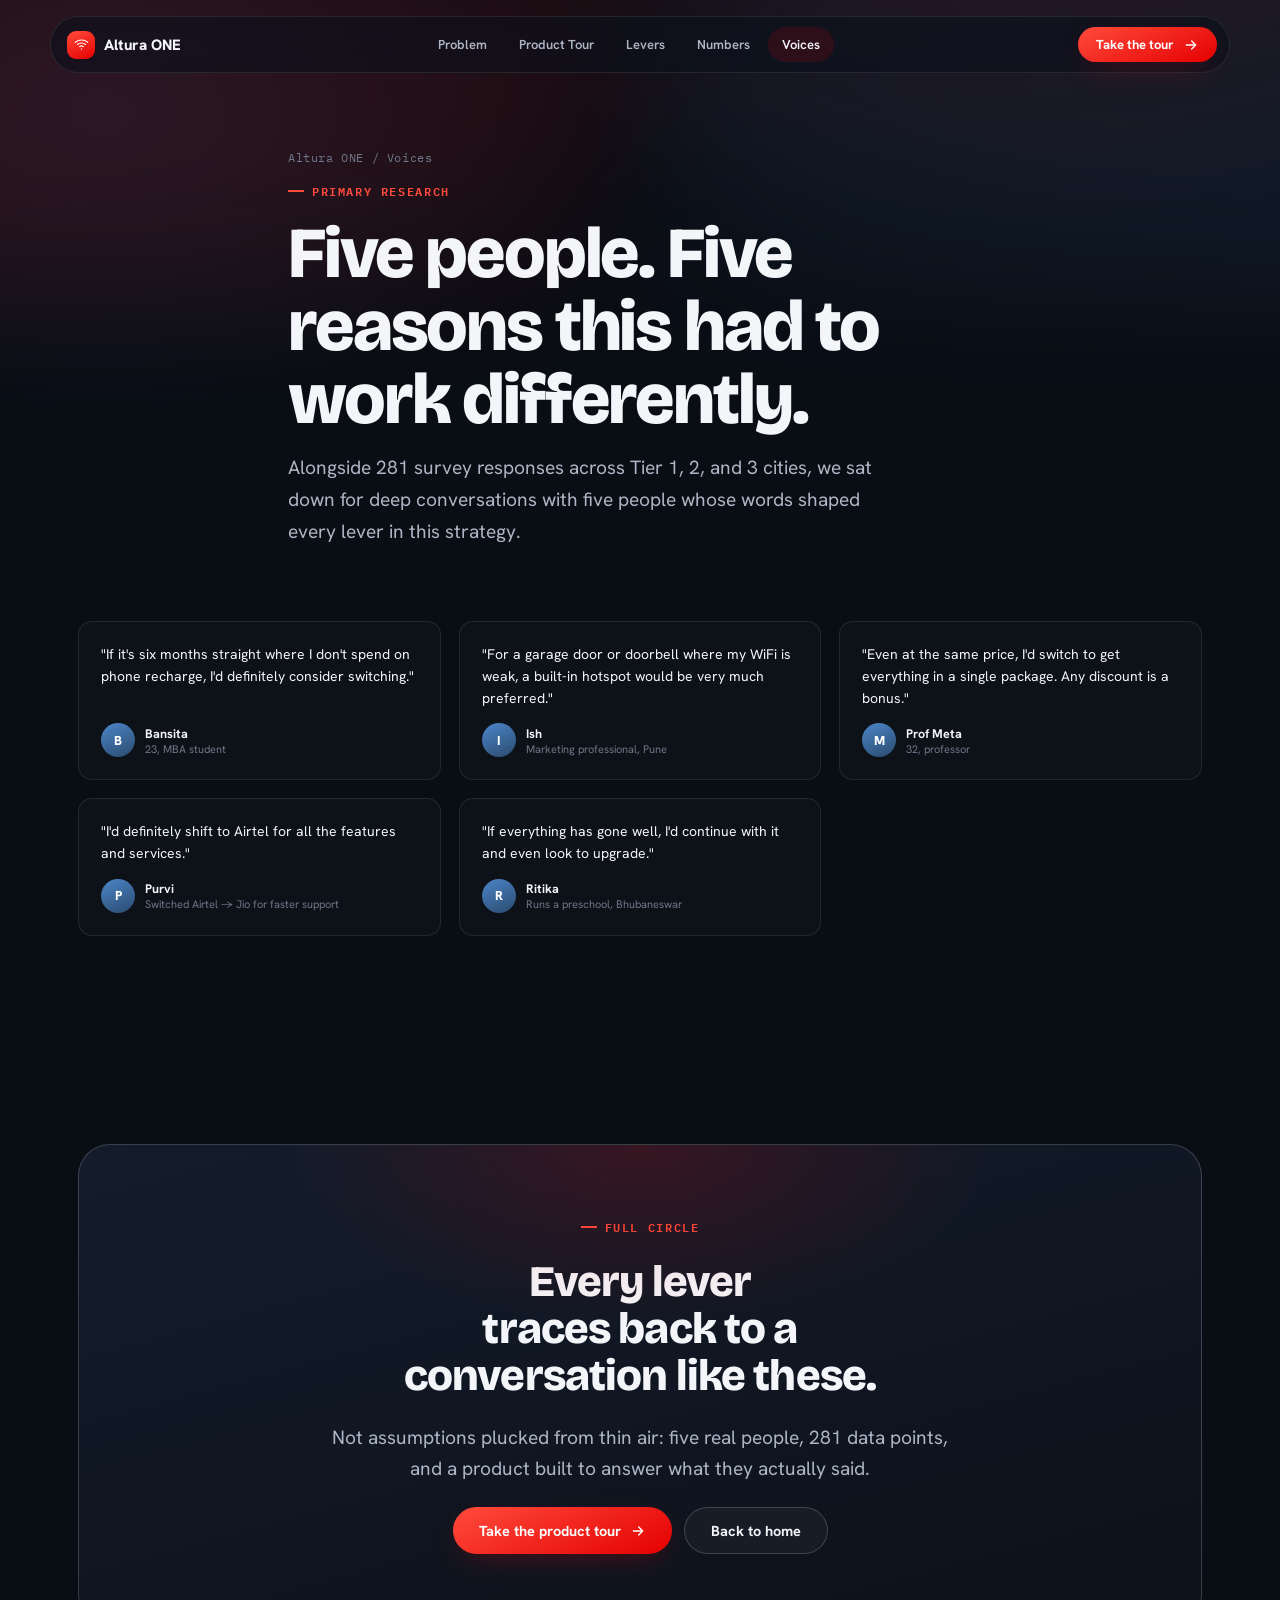
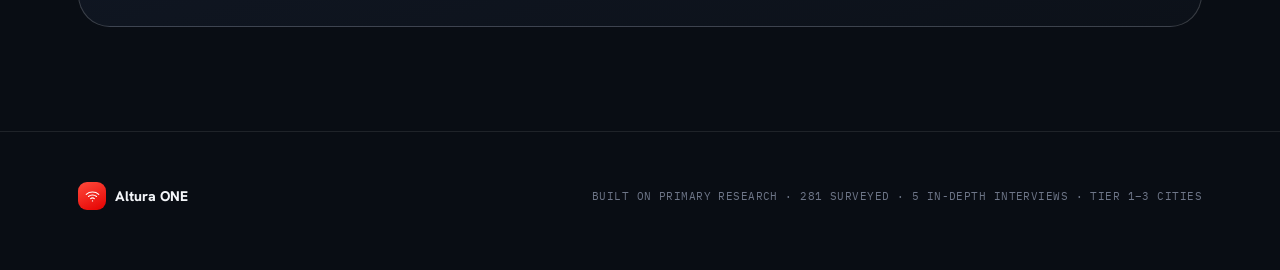
<file: html/voices.html>
<!DOCTYPE html>
<html lang="en">
<head>
<meta charset="UTF-8" />
<meta name="viewport" content="width=device-width, initial-scale=1" />
<title>Voices from the Research — Altura ONE</title>
<meta name="description" content="Five in-depth interviews behind the Altura ONE strategy: Bansita, Ish, Prof Meta, Purvi, and Ritika." />
<link rel="preconnect" href="https://fonts.googleapis.com" />
<link rel="preconnect" href="https://fonts.gstatic.com" crossorigin />
<link href="https://fonts.googleapis.com/css2?family=Bricolage+Grotesque:opsz,wght@12..96,200..800&family=Hanken+Grotesk:wght@400;500;600;700&family=IBM+Plex+Mono:wght@500;600&display=swap" rel="stylesheet" />
<link rel="stylesheet" href="../css/styles.css" />
</head>
<body>

<svg style="display:none">
<symbol id="i-wifi" viewBox="0 0 24 24"><path d="M2 8.5c5.5-5 14.5-5 20 0" fill="none" stroke="currentColor" stroke-width="1.75" stroke-linecap="round"/><path d="M5.5 12c3.6-3.2 9.4-3.2 13 0" fill="none" stroke="currentColor" stroke-width="1.75" stroke-linecap="round"/><path d="M9 15.5c1.9-1.6 4.1-1.6 6 0" fill="none" stroke="currentColor" stroke-width="1.75" stroke-linecap="round"/><circle cx="12" cy="19" r="1.1" fill="currentColor" stroke="none"/></symbol>
<symbol id="i-arrow-r" viewBox="0 0 24 24"><path d="M5 12h14M13 6l6 6-6 6" fill="none" stroke="currentColor" stroke-width="2" stroke-linecap="round" stroke-linejoin="round"/></symbol>
<symbol id="i-menu" viewBox="0 0 24 24"><line x1="4" y1="7" x2="20" y2="7" stroke="currentColor" stroke-width="2" stroke-linecap="round"/><line x1="4" y1="12" x2="20" y2="12" stroke="currentColor" stroke-width="2" stroke-linecap="round"/><line x1="4" y1="17" x2="20" y2="17" stroke="currentColor" stroke-width="2" stroke-linecap="round"/></symbol>
<symbol id="i-x" viewBox="0 0 24 24"><path d="M6 6l12 12M18 6L6 18" fill="none" stroke="currentColor" stroke-width="2" stroke-linecap="round"/></symbol>
</svg>

<div class="nav-wrap">
  <nav class="nav" id="site-nav">
    <a class="nav-brand" href="../index.html">
      <span class="nav-mark"><svg class="icon"><use href="#i-wifi"/></svg></span>
      Altura ONE
    </a>
    <div class="nav-links">
      <a href="problem.html">Problem</a>
      <a href="tour.html">Product Tour</a>
      <a href="levers.html">Levers</a>
      <a href="numbers.html">Numbers</a>
      <a href="voices.html" class="active">Voices</a>
    </div>
    <div class="nav-cta">
      <a class="btn btn-primary" href="tour.html">Take the tour <svg class="icon"><use href="#i-arrow-r"/></svg></a>
      <button class="nav-toggle" id="nav-toggle" aria-label="Toggle menu" aria-expanded="false">
        <svg class="icon i-open"><use href="#i-menu"/></svg>
        <svg class="icon i-close"><use href="#i-x"/></svg>
      </button>
    </div>
  </nav>
</div>
<nav class="nav-mobile" id="nav-mobile" aria-label="Mobile navigation">
  <a href="problem.html">Problem</a>
  <a href="tour.html">Product Tour</a>
  <a href="levers.html">Levers</a>
  <a href="numbers.html">Numbers</a>
  <a href="voices.html" class="active">Voices</a>
  <a href="tour.html" class="nav-mobile-cta">Take the tour →</a>
</nav>

<header class="page-hero">
  <div class="hero-glow"></div>
  <div class="container page-hero-inner">
    <span class="page-crumb"><a href="../index.html">Altura ONE</a> / Voices</span>
    <span class="eyebrow reveal">Primary research</span>
    <h1 class="h1 reveal" style="max-width:20ch;">Five people. Five reasons this had to work differently.</h1>
    <p class="lede reveal">Alongside 281 survey responses across Tier 1, 2, and 3 cities, we sat down for deep conversations with five people whose words shaped every lever in this strategy.</p>
  </div>
</header>

<main>
  <section style="padding-top:10px;">
    <div class="container">
      <div class="quotes-grid reveal-stagger" id="quotes-grid"></div>
    </div>
  </section>

  <section>
    <div class="container">
      <div class="cta-band reveal">
        <span class="eyebrow">Full circle</span>
        <h2 class="h2" style="max-width:18ch;">Every lever traces back to a conversation like these.</h2>
        <p class="lede">Not assumptions plucked from thin air: five real people, 281 data points, and a product built to answer what they actually said.</p>
        <div class="hero-actions">
          <a class="btn btn-primary" href="tour.html">Take the product tour <svg class="icon"><use href="#i-arrow-r"/></svg></a>
          <a class="btn btn-ghost" href="../index.html">Back to home</a>
        </div>
      </div>
    </div>
  </section>
</main>

<footer>
  <div class="container footer-row">
    <div class="footer-brand">
      <span class="nav-mark"><svg class="icon"><use href="#i-wifi"/></svg></span>
      Altura ONE
    </div>
    <div class="footer-note">BUILT ON PRIMARY RESEARCH · 281 SURVEYED · 5 IN-DEPTH INTERVIEWS · TIER 1–3 CITIES</div>
  </div>
</footer>

<script src="../js/script.js"></script>
</body>
</html>
</file>
<file: css/styles.css>
/* ===================================================================
   ALTURA ONE: marketing site
   Deliberate single-theme commitment: premium dark-navy telecom canvas,
   red as the one bold accent. (See README for rationale.)
=================================================================== */

*,*::before,*::after{ box-sizing:border-box; }
html{ scroll-behavior:smooth; }
@media (prefers-reduced-motion: reduce){ html{ scroll-behavior:auto; } }
body{ margin:0; }

:root{
  --bg:#090D14; --bg-1:#0C1119; --bg-2:#0F1523; --bg-3:#141C2C; --bg-4:#182136;
  --line:rgba(255,255,255,.09); --line-strong:rgba(255,255,255,.18);
  --text:#F3F5F9; --text-soft:#AEB6C6; --text-faint:#6E7688;
  --red:#E40000; --red-2:#FF4B3C; --red-glow:rgba(228,0,0,.35);
  --blue:#4C86C9; --blue-soft:#2A4A6E;
  --green:#33D488; --purple:#B48CFF; --gold:#F2B84B;
  --r-sm:8px; --r-md:14px; --r-lg:22px; --r-pill:999px;
  --font-display:'Bricolage Grotesque',-apple-system,BlinkMacSystemFont,'Segoe UI',sans-serif;
  --font-body:'Hanken Grotesk',-apple-system,BlinkMacSystemFont,'Segoe UI',sans-serif;
  --font-mono:'IBM Plex Mono',ui-monospace,'SF Mono','Cascadia Code',Consolas,monospace;
  --ease:cubic-bezier(.16,.84,.36,1);
  --container:1180px;
}

body{
  background:
    radial-gradient(1100px 640px at 82% -8%, rgba(228,0,0,.14), transparent 60%),
    radial-gradient(900px 560px at 8% 6%, rgba(76,134,201,.12), transparent 55%),
    var(--bg);
  color:var(--text);
  font-family:var(--font-body);
  font-variant-numeric:tabular-nums;
  -webkit-font-smoothing:antialiased;
  overflow-x:hidden;
}
img,svg{ display:block; max-width:100%; }
a{ color:inherit; text-decoration:none; }
:focus-visible{ outline:2px solid var(--red-2); outline-offset:3px; border-radius:4px; }
::selection{ background:var(--red); color:#fff; }

.container{ width:100%; max-width:var(--container); margin:0 auto; padding:0 28px; }
@media (max-width:640px){ .container{ padding:0 20px; } }

.eyebrow{
  font-family:var(--font-mono); font-size:11.5px; letter-spacing:.14em; text-transform:uppercase;
  color:var(--red-2); display:inline-flex; align-items:center; gap:8px; font-weight:600;
}
.eyebrow::before{ content:""; width:16px; height:1.5px; background:var(--red-2); display:inline-block; }

h1,h2,h3{ margin:0; font-family:var(--font-display); font-weight:800; letter-spacing:-0.02em; text-wrap:balance; color:var(--text); }
p{ margin:0; color:var(--text-soft); line-height:1.65; }

.h1{ font-size:clamp(2.6rem,5.6vw,4.6rem); line-height:1.02; letter-spacing:-0.03em; }
.h2{ font-size:clamp(1.9rem,3.4vw,2.85rem); line-height:1.08; }
.h3{ font-size:1.3rem; line-height:1.25; }
.lede{ font-size:clamp(1.02rem,1.5vw,1.2rem); color:var(--text-soft); max-width:56ch; line-height:1.65; }

.btn{
  font-family:var(--font-body); font-weight:700; font-size:14.5px; cursor:pointer; border:none;
  border-radius:var(--r-pill); padding:13px 26px; display:inline-flex; align-items:center; gap:9px;
  transition:transform .2s var(--ease), box-shadow .2s var(--ease), background .2s var(--ease), border-color .2s var(--ease);
}
.btn-primary{ background:linear-gradient(155deg,var(--red-2),var(--red)); color:#fff; box-shadow:0 10px 30px -10px var(--red-glow); }
.btn-primary:hover{ transform:translateY(-2px); box-shadow:0 16px 36px -10px var(--red-glow); }
.btn-ghost{ background:rgba(255,255,255,.04); color:var(--text); border:1.4px solid var(--line-strong); backdrop-filter:blur(6px); }
.btn-ghost:hover{ border-color:rgba(255,255,255,.4); background:rgba(255,255,255,.07); }
.btn .icon{ width:16px; height:16px; transition:transform .2s var(--ease); }
.btn-primary:hover .icon{ transform:translateX(3px); }
.icon{ width:1em; height:1em; }

/* ============================= NAV ============================= */
.nav-wrap{ position:fixed; top:16px; left:0; right:0; z-index:100; display:flex; justify-content:center; padding:0 20px; }
.nav{
  width:100%; max-width:var(--container); display:flex; align-items:center; justify-content:space-between;
  gap:16px; padding:10px 12px 10px 16px; border-radius:var(--r-pill);
  background:rgba(12,17,26,.66); border:1px solid var(--line); backdrop-filter:blur(16px) saturate(1.4);
  transition:background .3s var(--ease), border-color .3s var(--ease), box-shadow .3s var(--ease);
}
.nav.scrolled{ background:rgba(9,13,20,.86); border-color:var(--line-strong); box-shadow:0 18px 40px -20px rgba(0,0,0,.6); }
.nav-brand{ display:flex; align-items:center; gap:9px; font-weight:800; font-size:15px; letter-spacing:-0.01em; }
.nav-mark{ width:28px; height:28px; border-radius:9px; background:linear-gradient(155deg,var(--red-2),var(--red)); display:flex; align-items:center; justify-content:center; flex:none; }
.nav-mark .icon{ width:15px; height:15px; color:#fff; }
.nav-links{ display:flex; gap:4px; }
.nav-links a{
  font-size:13px; font-weight:600; color:var(--text-soft); padding:9px 14px; border-radius:var(--r-pill);
  transition:color .2s, background .2s;
}
.nav-links a:hover{ color:var(--text); background:rgba(255,255,255,.06); }
.nav-links a.active{ color:var(--text); background:rgba(228,0,0,.14); }
.nav-cta{ display:flex; align-items:center; gap:8px; }
.nav-cta .btn{ padding:9px 18px; font-size:13px; }

.nav-toggle{
  display:none; width:38px; height:38px; border-radius:50%; flex:none; position:relative;
  border:1px solid var(--line-strong); background:rgba(255,255,255,.04); align-items:center; justify-content:center; cursor:pointer;
}
.nav-toggle .icon{ width:18px; height:18px; position:absolute; }
.nav-toggle .i-close{ opacity:0; transform:rotate(-45deg); transition:opacity .2s, transform .2s; }
.nav-toggle .i-open{ opacity:1; transform:rotate(0deg); transition:opacity .2s, transform .2s; }
.nav-toggle.open .i-open{ opacity:0; transform:rotate(45deg); }
.nav-toggle.open .i-close{ opacity:1; transform:rotate(0deg); }

.nav-mobile{
  display:none; flex-direction:column; gap:2px; position:fixed; top:74px; left:20px; right:20px; z-index:99;
  background:rgba(9,13,20,.97); border:1px solid var(--line-strong); border-radius:20px; padding:10px;
  backdrop-filter:blur(18px) saturate(1.4); box-shadow:0 24px 50px -20px rgba(0,0,0,.6);
}
.nav-mobile.open{ display:flex; }
.nav-mobile a{
  font-size:14.5px; font-weight:600; color:var(--text-soft); padding:13px 15px; border-radius:12px;
  transition:color .2s, background .2s;
}
.nav-mobile a:hover{ color:var(--text); background:rgba(255,255,255,.06); }
.nav-mobile a.active{ color:var(--text); background:rgba(228,0,0,.14); }
.nav-mobile .nav-mobile-cta{ margin-top:6px; color:var(--red-2) !important; }

@media (max-width:920px){
  .nav-links{ display:none; }
  .nav-cta .btn-primary{ display:none; }
  .nav-toggle{ display:flex; }
}

/* ============================= HERO ============================= */
.hero{ position:relative; padding:168px 0 96px; overflow:hidden; }
.hero-glow{
  position:absolute; inset:-20% -10% auto -10%; height:640px; z-index:-1; pointer-events:none;
  background:conic-gradient(from 180deg at 50% 50%, transparent 0deg, rgba(228,0,0,.16) 90deg, transparent 180deg, rgba(76,134,201,.14) 270deg, transparent 360deg);
  filter:blur(60px);
}
@media (prefers-reduced-motion: no-preference){ .hero-glow{ animation:spin 34s linear infinite; } }
@keyframes spin{ to{ transform:rotate(360deg); } }

.hero-inner{ text-align:center; display:flex; flex-direction:column; align-items:center; gap:26px; }
.hero-head{ display:flex; flex-direction:column; gap:18px; align-items:center; }
.hero .h1{ max-width:15ch; }
.hero .h1 .word{ display:inline-block; opacity:0; transform:translateY(.4em); filter:blur(6px); }
.hero .h1 .word.hl{ background:linear-gradient(155deg,var(--red-2),var(--red)); -webkit-background-clip:text; background-clip:text; color:transparent; }
@media (prefers-reduced-motion: no-preference){
  .hero .h1 .word{ animation:reveal-word .9s var(--ease) forwards; }
}
@media (prefers-reduced-motion: reduce){ .hero .h1 .word{ opacity:1; transform:none; filter:none; } }
@keyframes reveal-word{ to{ opacity:1; transform:translateY(0); filter:blur(0); } }

.hero-actions{ display:flex; gap:12px; flex-wrap:wrap; justify-content:center; }
.hero-meta{ font-family:var(--font-mono); font-size:11.5px; color:var(--text-faint); letter-spacing:.06em; }

/* device strip in hero */
.brand-drift{ margin-top:38px; width:100%; overflow:hidden; -webkit-mask-image:linear-gradient(90deg,transparent,#000 12%,#000 88%,transparent); mask-image:linear-gradient(90deg,transparent,#000 12%,#000 88%,transparent); }
.brand-track{ display:flex; gap:14px; width:max-content; }
@media (prefers-reduced-motion: no-preference){ .brand-track{ animation:drift 26s linear infinite; } }
@keyframes drift{ from{ transform:translateX(0); } to{ transform:translateX(-50%); } }
.brand-chip{ font-family:var(--font-mono); font-size:12px; color:var(--text-faint); border:1px solid var(--line); border-radius:var(--r-pill); padding:8px 16px; white-space:nowrap; }
.brand-chip b{ color:var(--text-soft); font-weight:600; }

/* ============================= SUB-PAGE HERO ============================= */
.page-hero{ position:relative; padding:150px 0 64px; overflow:hidden; }
.page-hero .hero-glow{ height:420px; opacity:.8; }
.page-hero-inner{ display:flex; flex-direction:column; gap:16px; max-width:760px; }
.page-crumb{ font-family:var(--font-mono); font-size:11.5px; color:var(--text-faint); letter-spacing:.05em; display:flex; align-items:center; gap:8px; }
.page-crumb a{ color:var(--text-faint); transition:color .2s; }
.page-crumb a:hover{ color:var(--text-soft); }

/* ============================= SEQUENTIAL PAGE NAV ============================= */
.page-next{
  display:flex; justify-content:space-between; align-items:center; gap:20px; flex-wrap:wrap;
  border:1px solid var(--line); border-radius:var(--r-lg); padding:22px 26px; margin-top:8px;
  background:rgba(255,255,255,.02); transition:border-color .25s, background .25s;
}
.page-next:hover{ border-color:var(--line-strong); background:rgba(255,255,255,.04); }
.page-next-label{ font-family:var(--font-mono); font-size:10.5px; letter-spacing:.1em; text-transform:uppercase; color:var(--text-faint); }
.page-next-title{ font-family:var(--font-display); font-weight:800; font-size:1.05rem; margin-top:4px; }
.page-next .icon{ width:20px; height:20px; color:var(--red-2); flex:none; transition:transform .25s var(--ease); }
.page-next:hover .icon{ transform:translateX(5px); }

/* ============================= SECTION SCAFFOLD ============================= */
section{ position:relative; padding:104px 0; }
.section-head{ display:flex; flex-direction:column; gap:16px; margin-bottom:52px; max-width:680px; }
.section-head.center{ margin-left:auto; margin-right:auto; text-align:center; align-items:center; }

.reveal{ opacity:0; transform:translateY(26px); transition:opacity .8s var(--ease), transform .8s var(--ease); }
.reveal.in{ opacity:1; transform:translateY(0); }
.reveal-stagger > *{ opacity:0; transform:translateY(22px); transition:opacity .7s var(--ease), transform .7s var(--ease); }
.reveal-stagger.in > *{ opacity:1; transform:translateY(0); }
.reveal-stagger.in > *:nth-child(1){ transition-delay:.03s; }
.reveal-stagger.in > *:nth-child(2){ transition-delay:.11s; }
.reveal-stagger.in > *:nth-child(3){ transition-delay:.19s; }
.reveal-stagger.in > *:nth-child(4){ transition-delay:.27s; }
.reveal-stagger.in > *:nth-child(5){ transition-delay:.35s; }
.reveal-stagger.in > *:nth-child(6){ transition-delay:.43s; }
.reveal-stagger.in > *:nth-child(7){ transition-delay:.51s; }
.reveal-stagger.in > *:nth-child(8){ transition-delay:.59s; }
@media (prefers-reduced-motion: reduce){ .reveal,.reveal-stagger > *{ opacity:1; transform:none; transition:none; } }

/* ============================= PROOF STRIP ============================= */
.proof{ padding:0 0 40px; }
.proof-grid{ display:grid; grid-template-columns:repeat(4,1fr); border:1px solid var(--line); border-radius:var(--r-lg); overflow:hidden; background:rgba(255,255,255,.02); }
.proof-cell{ padding:26px 22px; border-right:1px solid var(--line); }
.proof-cell:last-child{ border-right:none; }
.proof-num{ font-family:var(--font-display); font-size:clamp(1.6rem,3vw,2.3rem); font-weight:800; letter-spacing:-0.02em; color:var(--text); display:flex; align-items:baseline; gap:2px; }
.proof-num .unit{ font-size:.5em; color:var(--text-faint); font-weight:700; }
.proof-label{ font-size:12.5px; color:var(--text-faint); margin-top:6px; line-height:1.4; }
@media (max-width:820px){ .proof-grid{ grid-template-columns:repeat(2,1fr); } .proof-cell{ border-bottom:1px solid var(--line); } }

/* ============================= TOUR (TOGGLE SHOWCASE) ============================= */
.tour-tabs{
  display:flex; flex-wrap:nowrap; gap:8px; padding:8px; border:1px solid var(--line); border-radius:var(--r-pill);
  background:rgba(255,255,255,.02); position:relative; margin-bottom:36px;
  overflow-x:auto; scrollbar-width:none; -ms-overflow-style:none; -webkit-overflow-scrolling:touch;
  -webkit-mask-image:linear-gradient(90deg,transparent,#000 3%,#000 94%,transparent);
  mask-image:linear-gradient(90deg,transparent,#000 3%,#000 94%,transparent);
}
.tour-tabs::-webkit-scrollbar{ display:none; }
.tour-tab{
  font-family:var(--font-body); font-size:13px; font-weight:700; color:var(--text-faint); background:none; border:none; cursor:pointer;
  padding:10px 18px; border-radius:var(--r-pill); display:flex; align-items:center; gap:8px; white-space:nowrap; flex:none;
  transition:color .25s var(--ease);
  position:relative; z-index:2;
}
.tour-tab .n{ font-family:var(--font-mono); font-size:10px; opacity:.7; }
.tour-tab.active{ color:#fff; }
.tour-tab:hover:not(.active){ color:var(--text-soft); }
.tour-indicator{
  position:absolute; height:calc(100% - 16px); top:8px; border-radius:var(--r-pill);
  background:linear-gradient(155deg,var(--red-2),var(--red)); box-shadow:0 8px 22px -8px var(--red-glow);
  transition:transform .45s var(--ease), width .45s var(--ease); z-index:1;
}

.tour-panel{ display:none; }
.tour-panel.active{ display:grid; grid-template-columns:1fr 1fr; gap:56px; align-items:center; }
@media (max-width:900px){ .tour-panel.active{ grid-template-columns:1fr; gap:32px; } }

.tour-copy{ display:flex; flex-direction:column; gap:18px; }
@media (prefers-reduced-motion: no-preference){
  .tour-panel.active .tour-copy > *{ animation:panel-in .55s var(--ease) both; }
  .tour-panel.active .tour-copy > *:nth-child(2){ animation-delay:.05s; }
  .tour-panel.active .tour-copy > *:nth-child(3){ animation-delay:.1s; }
  .tour-panel.active .tour-copy > *:nth-child(4){ animation-delay:.15s; }
  .tour-panel.active .tour-copy > *:nth-child(5){ animation-delay:.2s; }
  .tour-panel.active .tour-visual{ animation:panel-in .6s var(--ease) both; animation-delay:.08s; }
}
@keyframes panel-in{ from{ opacity:0; transform:translateY(14px); } to{ opacity:1; transform:translateY(0); } }

.stat-pill{ display:inline-flex; align-items:baseline; gap:7px; font-family:var(--font-mono); font-size:12.5px; color:var(--text-soft); background:rgba(255,255,255,.04); border:1px solid var(--line); padding:7px 13px; border-radius:var(--r-pill); width:fit-content; }
.stat-pill b{ color:var(--red-2); font-size:14px; }

.tour-quote{ border-left:2.5px solid var(--red); padding-left:16px; font-size:14.5px; color:var(--text-soft); line-height:1.6; font-style:normal; }
.tour-quote cite{ display:block; margin-top:8px; font-family:var(--font-mono); font-size:11px; color:var(--text-faint); font-style:normal; letter-spacing:.03em; }

.tour-visual{ position:relative; }
.visual-card{
  border-radius:var(--r-lg); border:1px solid var(--line-strong); background:linear-gradient(165deg,var(--bg-3),var(--bg-2));
  padding:26px; box-shadow:0 30px 60px -30px rgba(0,0,0,.7);
}
.visual-row{ display:flex; align-items:center; gap:12px; padding:13px 0; border-bottom:1px dashed var(--line); }
.visual-row:last-child{ border-bottom:none; }
.visual-ico{ width:36px; height:36px; border-radius:10px; background:rgba(255,255,255,.05); display:flex; align-items:center; justify-content:center; flex:none; }
.visual-ico .icon{ width:17px; height:17px; }
.visual-title{ font-size:13px; font-weight:700; color:var(--text); }
.visual-sub{ font-size:11.5px; color:var(--text-faint); margin-top:2px; }
.visual-tag{ margin-left:auto; font-family:var(--font-mono); font-size:10.5px; padding:4px 9px; border-radius:var(--r-pill); }
.tag-green{ background:rgba(51,212,136,.14); color:var(--green); }
.tag-red{ background:rgba(228,0,0,.14); color:var(--red-2); }
.tag-blue{ background:rgba(76,134,201,.16); color:var(--blue); }
.tag-purple{ background:rgba(180,140,255,.15); color:var(--purple); }
.tag-gold{ background:rgba(242,184,75,.15); color:var(--gold); }

.visual-total{ display:flex; justify-content:space-between; align-items:baseline; margin-top:16px; padding-top:16px; border-top:1px solid var(--line); }
.visual-total .amt{ font-family:var(--font-display); font-size:26px; font-weight:800; }

/* ============================= LEVERS ============================= */
.levers-grid{ display:grid; grid-template-columns:repeat(3,1fr); gap:22px; }
@media (max-width:900px){ .levers-grid{ grid-template-columns:1fr; } }
.lever-card{
  border:1px solid var(--line); border-radius:var(--r-lg); padding:30px 26px; background:rgba(255,255,255,.025);
  transition:transform .3s var(--ease), border-color .3s var(--ease), background .3s var(--ease);
  display:flex; flex-direction:column; gap:14px; position:relative; overflow:hidden;
}
.lever-card:hover{ transform:translateY(-6px); border-color:var(--line-strong); background:rgba(255,255,255,.045); }
.lever-num{ font-family:var(--font-mono); font-size:12px; color:var(--text-faint); }
.lever-card .h3{ font-size:1.2rem; }
.lever-stat{ font-family:var(--font-display); font-size:2.1rem; font-weight:800; color:var(--red-2); letter-spacing:-0.02em; margin-top:auto; }
.lever-stat .lbl{ display:block; font-family:var(--font-body); font-size:12px; font-weight:600; color:var(--text-faint); margin-top:4px; }
.lever-glow{ position:absolute; width:200px; height:200px; border-radius:50%; background:radial-gradient(circle,var(--red-glow),transparent 70%); top:-90px; right:-90px; opacity:.5; pointer-events:none; }

.synergy-line{ display:flex; align-items:center; justify-content:center; gap:10px; margin-top:36px; color:var(--text-faint); font-family:var(--font-mono); font-size:12px; flex-wrap:wrap; }
.synergy-line .icon{ width:14px; height:14px; }

/* ============================= NUMBERS ============================= */
.numbers-grid{ display:grid; grid-template-columns:1.15fr 1fr; gap:40px; align-items:center; }
@media (max-width:900px){ .numbers-grid{ grid-template-columns:1fr; } }
.chart-card{ border:1px solid var(--line); border-radius:var(--r-lg); padding:28px; background:rgba(255,255,255,.02); }
.chart-bars{ display:flex; align-items:flex-end; gap:22px; height:190px; margin-top:26px; }
.chart-col{ flex:1; display:flex; flex-direction:column; align-items:center; gap:10px; height:100%; justify-content:flex-end; }
.chart-fill{ width:100%; max-width:64px; border-radius:8px 8px 3px 3px; background:linear-gradient(180deg,var(--red-2),var(--red)); position:relative; height:0; transition:height 1.1s var(--ease); }
.chart-fill.alt{ background:linear-gradient(180deg,var(--blue),var(--blue-soft)); }
.chart-fill .amt{ position:absolute; top:-24px; left:0; right:0; text-align:center; font-family:var(--font-mono); font-size:12px; color:var(--text-soft); }
.chart-label{ font-size:11.5px; color:var(--text-faint); font-family:var(--font-mono); }

.metric-list{ display:flex; flex-direction:column; gap:0; }
.metric-row{ display:flex; justify-content:space-between; align-items:center; padding:18px 0; border-bottom:1px solid var(--line); }
.metric-row:first-child{ padding-top:0; }
.metric-name{ font-size:13.5px; color:var(--text-soft); }
.metric-val{ font-family:var(--font-display); font-weight:800; font-size:1.15rem; }
.metric-val .delta{ font-family:var(--font-mono); font-size:11px; font-weight:600; color:var(--green); margin-left:8px; }

/* ============================= QUOTES ============================= */
.quotes-grid{ display:grid; grid-template-columns:repeat(3,1fr); gap:18px; }
@media (max-width:980px){ .quotes-grid{ grid-template-columns:repeat(2,1fr); } }
@media (max-width:640px){ .quotes-grid{ grid-template-columns:1fr; } }
.quote-card{ border:1px solid var(--line); border-radius:var(--r-md); padding:22px; background:rgba(255,255,255,.02); display:flex; flex-direction:column; gap:14px; transition:border-color .3s, transform .3s var(--ease); }
.quote-card:hover{ border-color:var(--line-strong); transform:translateY(-3px); }
.quote-card p{ font-size:14px; color:var(--text); line-height:1.55; }
.quote-person{ display:flex; align-items:center; gap:10px; margin-top:auto; }
.quote-avatar{ width:34px; height:34px; border-radius:50%; background:linear-gradient(155deg,var(--blue),var(--blue-soft)); display:flex; align-items:center; justify-content:center; font-weight:800; font-size:13px; color:#fff; flex:none; }
.quote-name{ font-size:12.5px; font-weight:700; }
.quote-role{ font-size:11px; color:var(--text-faint); }

/* ============================= FINAL CTA ============================= */
.cta-band{ border:1px solid var(--line-strong); border-radius:32px; padding:72px 40px; text-align:center; display:flex; flex-direction:column; align-items:center; gap:22px; position:relative; overflow:hidden; background:linear-gradient(165deg,var(--bg-3),var(--bg-1)); }
.cta-band::before{ content:""; position:absolute; inset:0; background:radial-gradient(500px 260px at 50% 0%, var(--red-glow), transparent 70%); opacity:.5; pointer-events:none; }

/* ============================= FOOTER ============================= */
footer{ padding:50px 0 60px; border-top:1px solid var(--line); }
.footer-row{ display:flex; justify-content:space-between; align-items:center; flex-wrap:wrap; gap:16px; }
.footer-brand{ display:flex; align-items:center; gap:9px; font-weight:800; font-size:14px; }
.footer-note{ font-family:var(--font-mono); font-size:11px; color:var(--text-faint); letter-spacing:.04em; }
</file>
